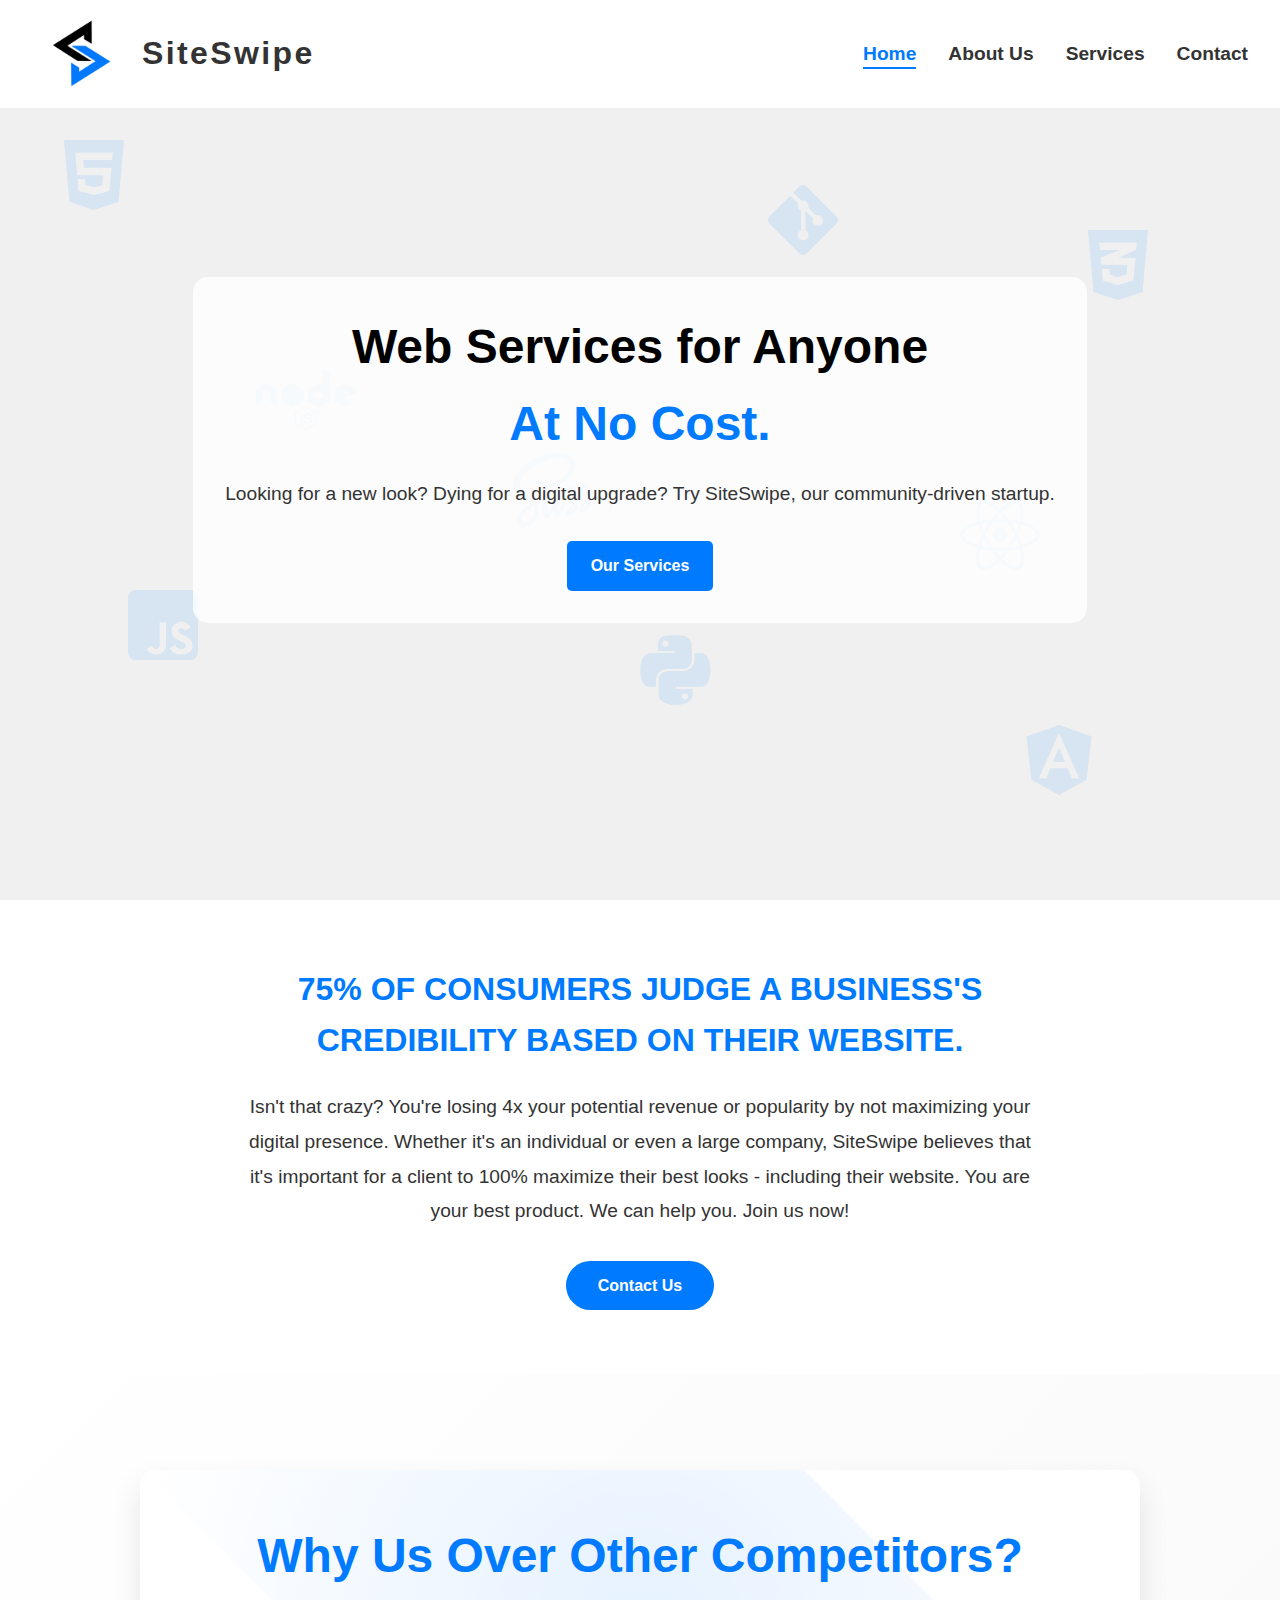
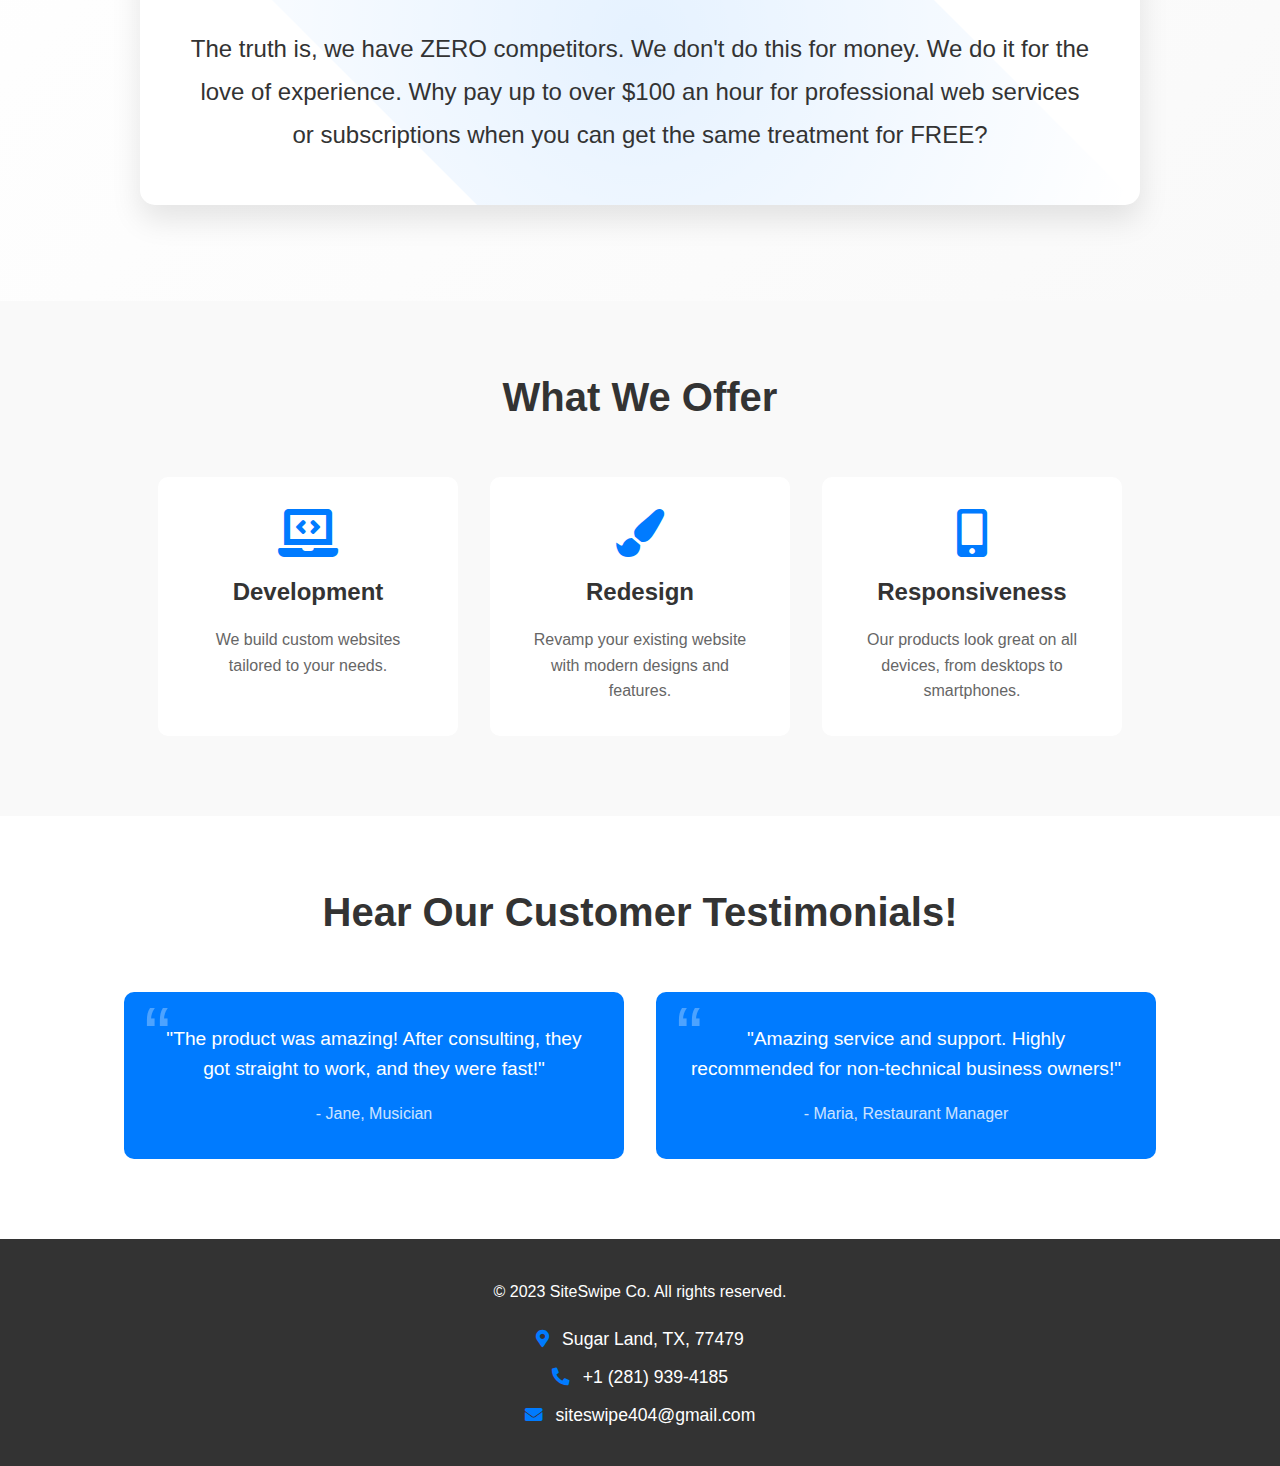
<file: index.html>
<!DOCTYPE html>
<html lang="en">
<head>
    <meta charset="UTF-8">

    <link rel="canonical" href="https://www.siteswipe.org/" />

    <!-- SiteSwipe Logo/Title for Browser Tab -->
    <title>SiteSwipe - Empowering Digital Presence One Site At A Time</title>
    <link rel="icon" href="website_icon_512x512.png" type="image/x-icon">

    <!-- Search Engine Metadata -->
    <meta name="description" content="From individuals to large companies, SiteSwipe offers the best web services at no cost. Don't waste time in maximizing your looks! Join us now!">
    <meta name="keywords" content="John, John Patrick, John Patrick Capocyan, SiteSwipe, Website, Websites, Services, Digital Presence, Customization, Startup">

    <!-- Font Awesome CSS -->
    <link rel="stylesheet" href="https://cdnjs.cloudflare.com/ajax/libs/font-awesome/5.15.3/css/all.min.css">

    <!-- CSS/JavaScript Linkage -->
    <link rel="stylesheet" href="style.css">
    <script defer src="script.js"></script>

    <meta name="viewport" content="width=device-width, initial-scale=1.0">
</head>
<body>

    <!-- Navigation Bar -->
    <header class="header">
        <nav class="navbar">

            <!-- Website Logo and Title -->
            <div class="logo">
                <img src="website_logo.jpg" alt="SiteSwipe Logo">
                <span class="site-name">SiteSwipe</span>
            </div>

            <!-- Navigation Bar Links -->
            <ul class="nav-links">
                <li><a href="/" class="active">Home</a></li>
                <li><a href="aboutus.html">About Us</a></li>
                <li><a href="services.html">Services</a></li>
                <li><a href="contacts.html">Contact</a></li>
            </ul>

            <!-- Mobile Menu Icon -->
            <div class="burger">
                <div class="line1"></div>
                <div class="line2"></div>
                <div class="line3"></div>
            </div>

        </nav>
    </header>

    <!-- Introduction Section -->
    <section class="hero">

        <!-- Floating Graphics -->
        <div class="tech-icons">
            <i class="fab fa-html5 tech-icon" style="top: 15%; left: 5%; animation-delay: 0s;"></i>
            <i class="fab fa-css3-alt tech-icon" style="top: 25%; left: 85%; animation-delay: 1s;"></i>
            <i class="fab fa-js-square tech-icon" style="top: 65%; left: 10%; animation-delay: 2s;"></i>
            <i class="fab fa-react tech-icon" style="top: 55%; left: 75%; animation-delay: 3s;"></i>
            <i class="fab fa-node tech-icon" style="top: 40%; left: 20%; animation-delay: 4s;"></i>
            <i class="fab fa-python tech-icon" style="top: 70%; left: 50%; animation-delay: 5s;"></i>
            <i class="fab fa-git-alt tech-icon" style="top: 20%; left: 60%; animation-delay: 6s;"></i>
            <i class="fab fa-angular tech-icon" style="top: 80%; left: 80%; animation-delay: 7s;"></i>
            <i class="fab fa-sass tech-icon" style="top: 50%; left: 40%; animation-delay: 8s;"></i>
        </div>

        <!-- Introduction Content -->
        <div class="hero-content">
            <h1 style="color: black;">Web Services for Anyone<br><span>At No Cost.</span></h1>
            <p>Looking for a new look? Dying for a digital upgrade? Try SiteSwipe, our community-driven startup.</p>
            <a href="services.html" class="btn">Our Services</a>
        </div>

    </section>

    <!-- Pitch Section -->
    <section class="pitch">
        <div class="pitch-content">

            <h2><strong>75% OF CONSUMERS JUDGE A BUSINESS'S CREDIBILITY BASED ON THEIR WEBSITE.</strong></h2>
            <p>
                Isn't that crazy? You're losing 4x your potential revenue or popularity by not maximizing your digital presence.
                Whether it's an individual or even a large company, SiteSwipe believes that it's important for a client to 100%
                maximize their best looks - including their website. You are your best product. We can help you. Join us now!
            </p>
            <a href="contacts.html" class="btn">Contact Us</a>

        </div>
    </section>

    <!-- Why Us Section -->
    <section class="why-us">
        <div class="why-us-content">

            <h2>Why Us Over Other Competitors?</h2>
            <p>
                The truth is, we have ZERO competitors. We don't do this for money. We do it for the love of experience. Why pay
                up to over $100 an hour for professional web services or subscriptions when you can get the same treatment for
                FREE?
            </p>

        </div>
    </section>

    <!-- Services Section -->
    <section class="services" id="services">

        <h2>What We Offer</h2>

        <div class="services-container">
            <div class="service">
                <i class="fas fa-laptop-code"></i>
                <h3>Development</h3>
                <p>We build custom websites tailored to your needs.</p>
            </div>
            <div class="service">
                <i class="fas fa-paint-brush"></i>
                <h3>Redesign</h3>
                <p>Revamp your existing website with modern designs and features.</p>
            </div>
            <div class="service">
                <i class="fas fa-mobile-alt"></i>
                <h3>Responsiveness</h3>
                <p>Our products look great on all devices, from desktops to smartphones.</p>
            </div>
        </div>

    </section>

    <!-- Customer Testimonials Section -->
    <section class="testimonials">

        <h2>Hear Our Customer Testimonials!</h2>

        <div class="testimonials-container">
            <div class="testimonial">
                <p>"The product was amazing! After consulting, they got straight to work, and they were fast!"</p>
                <h4>- Jane, Musician</h4>
            </div>
            <div class="testimonial">
                <p>"Amazing service and support. Highly recommended for non-technical business owners!"</p>
                <h4>- Maria, Restaurant Manager</h4>
            </div>
        </div>

    </section>

    <!-- Footer -->
    <footer class="footer">
        <div class="footer-content">

            <p>© 2023 SiteSwipe Co. All rights reserved.</p>

            <div class="contact-info">
                <p><i class="fas fa-map-marker-alt"></i> Sugar Land, TX, 77479</p>
                <p><i class="fas fa-phone-alt"></i> +1 (281) 939-4185</p>
                <p><i class="fas fa-envelope"></i> <a href="mailto:info@siteswipe.com">siteswipe404@gmail.com</a></p>
            </div>

        </div>
    </footer>

</body>
</html>
</file>
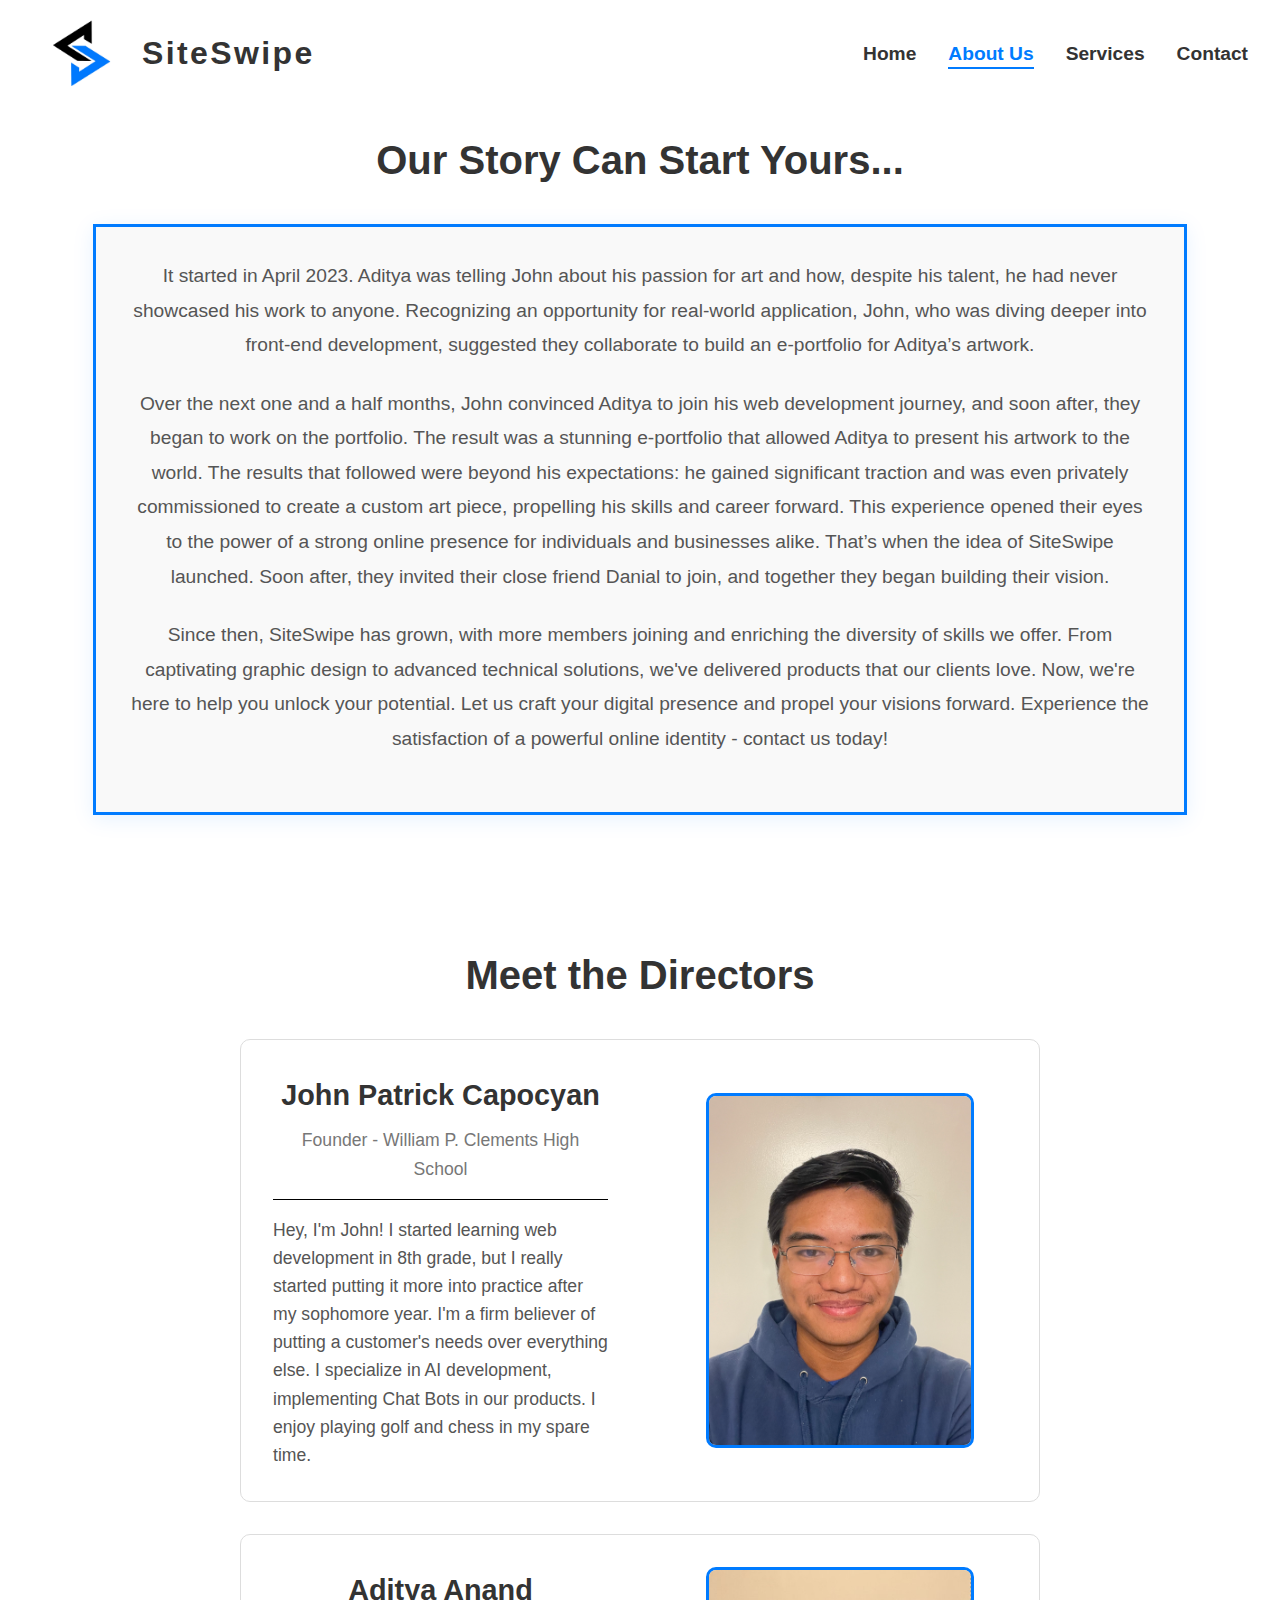
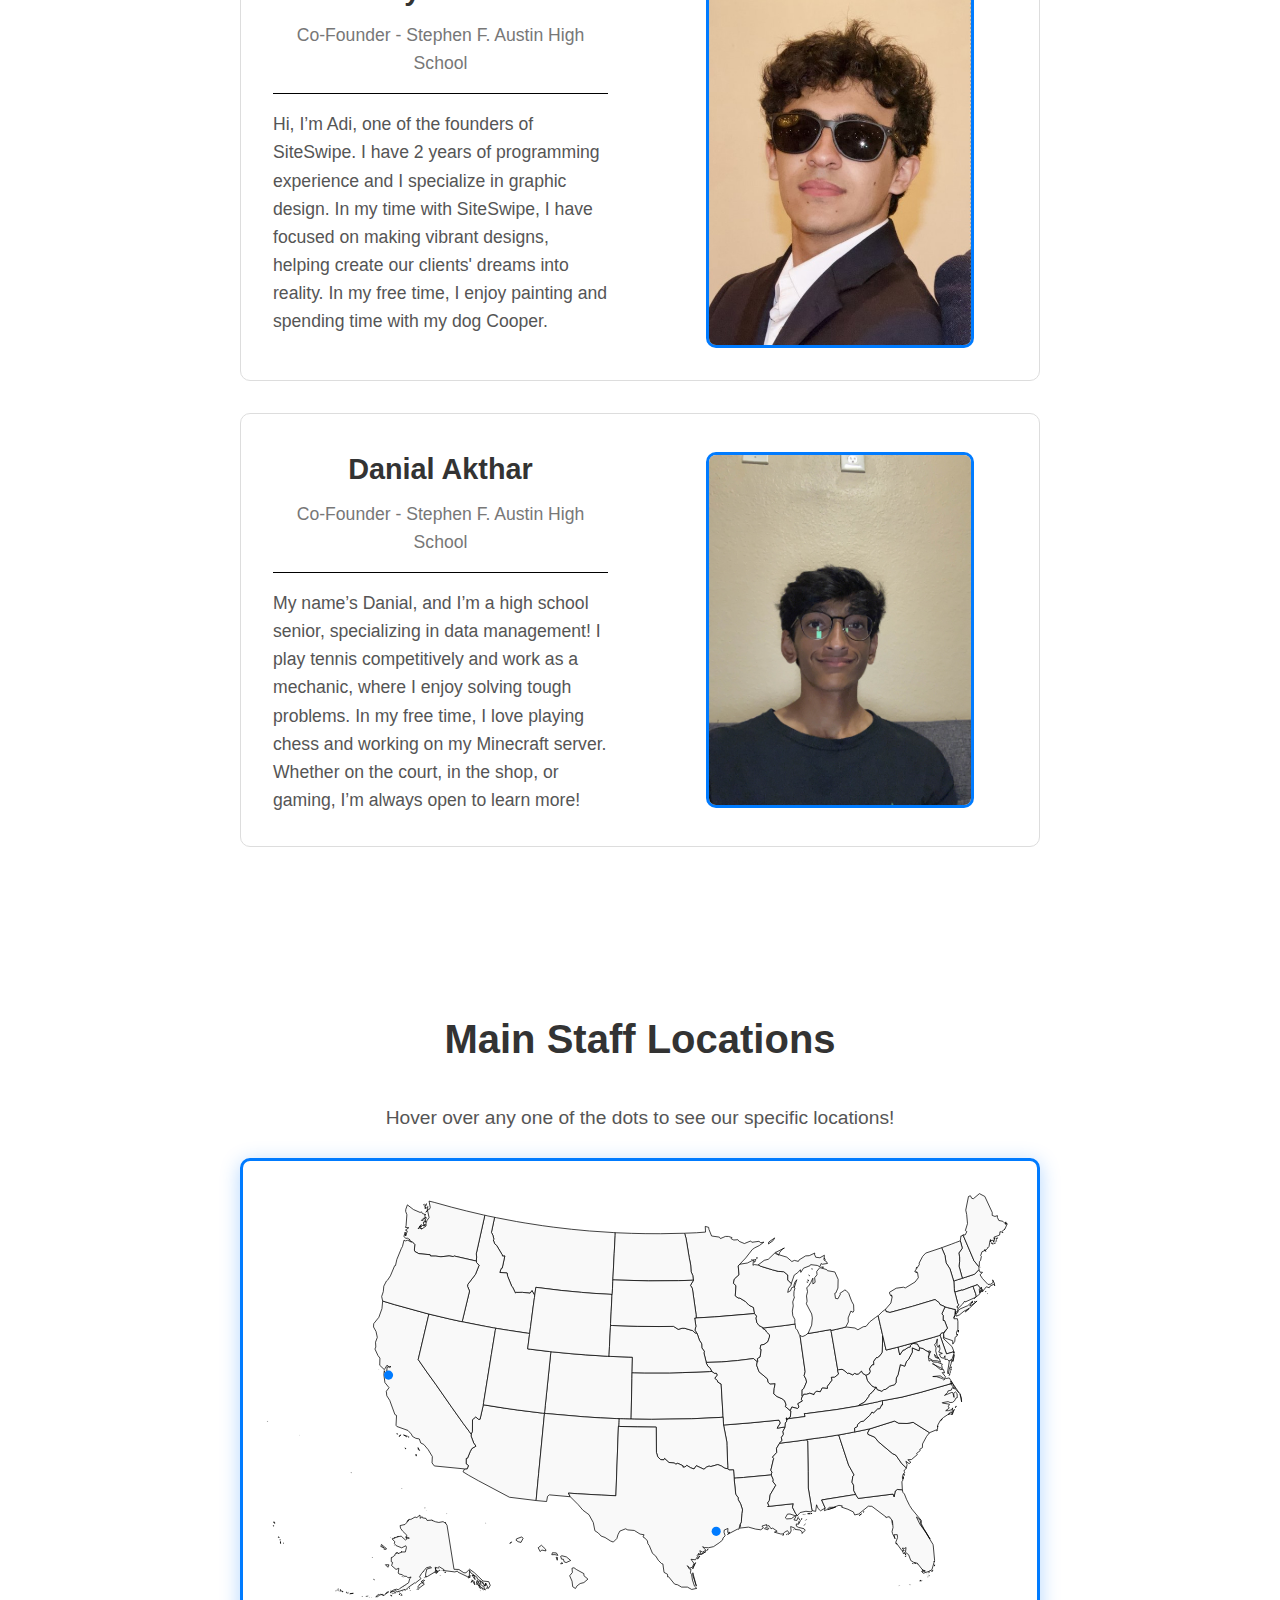
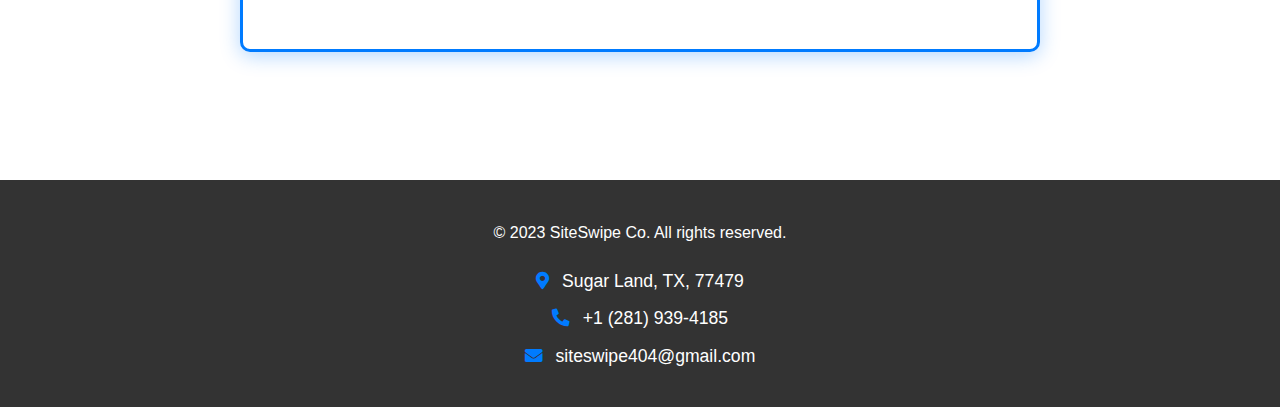
<file: aboutus.html>
<!DOCTYPE html>
<html lang="en">
<head>
   <meta charset="UTF-8">

   <link rel="canonical" href="https://www.siteswipe.org/aboutus.html" />

   <!-- SiteSwipe Logo/Title for Browser Tab -->
   <title>SiteSwipe - Empowering Digital Presence One Site At A Time</title>
   <link rel="icon" href="website_icon_512x512.png" type="image/x-icon">

   <!-- Search Engine Metadata -->
   <meta name="description" content="Learn more about SiteSwipe's mission, team, and commitment to offering professional web services for free.">
   <meta name="keywords" content="About SiteSwipe, About Us, SiteSwipe Mission, John Capocyan, Web Services">

   <!-- Font Awesome CSS -->
   <link rel="stylesheet" href="https://cdnjs.cloudflare.com/ajax/libs/font-awesome/5.15.3/css/all.min.css">

   <!-- CSS/JavaScript Linkage -->
   <link rel="stylesheet" href="aboutus.css">
   <script defer src="script.js"></script>

   <meta name="viewport" content="width=device-width, initial-scale=1.0">
</head>
<body>

   <!-- Navigation Bar -->
   <header class="header">
      <nav class="navbar">

         <!-- Website Logo and Title -->
         <div class="logo">
            <img src="website_logo.jpg" alt="SiteSwipe Logo">
            <span class="site-name">SiteSwipe</span>
         </div>

         <!-- Navigation Bar Links -->
         <ul class="nav-links">
            <li><a href="/">Home</a></li>
            <li><a href="aboutus.html" class="active">About Us</a></li>
            <li><a href="services.html">Services</a></li>
            <li><a href="contacts.html">Contact</a></li>
         </ul>

         <!-- Mobile Menu Icon -->
         <div class="burger">
            <div class="line1"></div>
            <div class="line2"></div>
            <div class="line3"></div>
         </div>

      </nav>
   </header>

   <!-- About Us Section -->
   <section class="about-us">

      <h1>Our Story Can Start Yours...</h1>

      <div class="content">
         <p>
            It started in April 2023. Aditya was telling John about his passion for art and how, despite his talent, he had
            never showcased his work to anyone. Recognizing an opportunity for real-world application, John, who was diving
            deeper into front-end development, suggested they collaborate to build an e-portfolio for Aditya’s artwork. 
         </p>
         <p>
            Over the next one and a half months, John convinced Aditya to join his web development journey, and soon after,
            they began to work on the portfolio. The result was a stunning e-portfolio that allowed Aditya to present his
            artwork to the world. The results that followed were beyond his expectations: he gained significant traction and
            was even privately commissioned to create a custom art piece, propelling his skills and career forward. This
            experience opened their eyes to the power of a strong online presence for individuals and businesses alike.
            That’s when the idea of SiteSwipe launched. Soon after, they invited their close friend Danial to join, and
            together they began building their vision. 
         </p>
         <p>
            Since then, SiteSwipe has grown, with more members joining and enriching the diversity of skills we offer. From
            captivating graphic design to advanced technical solutions, we've delivered products that our clients love. Now,
            we're here to help you unlock your potential. Let us craft your digital presence and propel your visions forward.
            Experience the satisfaction of a powerful online identity - contact us today!
         </p>
      </div>

   </section>

   <!-- Director Team Section -->
   <section class="founders">

      <h1>Meet the Directors</h1>

      <!-- John's Box -->
      <div class="founder-box">

         <div class="founder-left">

            <div class="founder-header">
               <h2>John Patrick Capocyan</h2>
               <p class="subnote">Founder - William P. Clements High School</p>
            </div>

            <hr class="divider">

            <div class="founder-bio">
               <p>
                  Hey, I'm John! I started learning web development in 8th grade, but I really started putting it more into
                  practice after my sophomore year. I'm a firm believer of putting a customer's needs over everything else.
                  I specialize in AI development, implementing Chat Bots in our products. I enjoy playing golf and chess in
                  my spare time.
               </p>
            </div>

         </div>

         <div class="founder-image">
               <img src="john.jpg" alt="John Capocyan">
         </div>

      </div>

      <!-- Adi's Box -->
      <div class="founder-box">

         <div class="founder-left">

            <div class="founder-header">
               <h2>Aditya Anand</h2>
               <p class="subnote">Co-Founder - Stephen F. Austin High School</p>
            </div>

            <hr class="divider">

            <div class="founder-bio">
               <p>
                  Hi, I’m Adi, one of the founders of SiteSwipe. I have 2 years of programming experience and I specialize in
                  graphic design. In my time with SiteSwipe, I have focused on making vibrant designs, helping create our
                  clients' dreams into reality. In my free time, I enjoy painting and spending time with my dog Cooper.
               </p>
            </div>

         </div>

         <div class="founder-image">
            <img src="adi.jpg" alt="Aditya Anand">
         </div>

      </div>

      <!-- Danial's Box -->
      <div class="founder-box">

         <div class="founder-left">

            <div class="founder-header">
               <h2>Danial Akthar</h2>
               <p class="subnote">Co-Founder - Stephen F. Austin High School</p>
            </div>

            <hr class="divider">

            <div class="founder-bio">
               <p>
                  My name’s Danial, and I’m a high school senior, specializing in data management! I play tennis competitively
                  and work as a mechanic, where I enjoy solving tough problems. In my free time, I love playing chess and
                  working on my Minecraft server. Whether on the court, in the shop, or gaming, I’m always open to learn more!
               </p>
            </div>

         </div>

         <div class="founder-image">
               <img src="danial.jpg" alt="Danial Akthar">
         </div>

      </div>

   </section>

   <!-- Main Staff Locations Section -->
   <section class="staff-locations">

      <h1>Main Staff Locations</h1>
      <p class="map-instruction">Hover over any one of the dots to see our specific locations!</p>

      <div class="map-container">

         <!-- SVG Map Embedding -->
         <svg id="usa-map" xmlns="http://www.w3.org/2000/svg" viewBox="0 0 1000 589" width="1000" height="589">

            <defs>
               <style type="text/css">
                  path { fill-rule: evenodd; stroke-linejoin: round; stroke: #000; fill: none; }
               </style>
            </defs>

            <!-- US State Paths -->
            <path
               id="MA"
               data-name="Massachusetts"
               d="m 956.31,153.05 -0.29,-0.19 0,0.29 0.29,-0.1 z m -2.91,-2.62 0.68,-0.29 0,-0.39 -0.68,0.68 z m 12.03,-7.57 -0.1,-1.36 -0.19,-0.78 0.29,2.14 z m -42.42,-10 -0.68,0.29 -5.53,1.65 -1.94,0.68 -2.23,0.68 -0.78,0.29 0,0.29 0.29,5.05 0.29,4.66 0.29,4.27 0.49,0.29 1.75,-0.49 7.86,-2.33 0.19,0.49 13.98,-5.34 0.1,0.19 1.26,-0.49 4.46,-1.75 4.27,5.14 0,0 0.58,-0.49 0.29,-1.46 -0.1,2.33 0,0 0.97,0 0.29,1.16 0.87,1.65 0,0 4.56,-5.53 3.79,1.26 0.87,-1.94 6.21,-3.3 -2.62,-5.14 0.68,3.3 -3.2,2.43 -3.59,0.29 -7.18,-7.67 -3.2,-4.85 3.2,-3.4 -3.3,-0.19 -1.36,-3.2 -0.1,-0.19 -5.53,6.02 -12.23,4.08 -3.98,1.26 0,0 z"
               style="fill:#f9f9f9;stroke-width:0.97;" />
               <path
               inkscape:connector-curvature="0"
               id="MN"
               data-name="Minnesota"
               data-id="MN"
               d="m 558.54712,73.847349 1.94126,6.891482 4.07665,24.848159 1.94126,9.90044 0.58238,8.73568 2.23246,5.24141 0.48531,4.4649 0.38825,1.45595 -0.0971,0.29119 -3.88252,6.40616 2.52364,4.27078 4.85315,34.16622 0.19413,4.4649 4.85315,-0.29119 19.12144,-1.06769 47.75505,-3.97959 4.7561,-0.48532 0,-0.48531 -1.35889,-7.47386 -5.92085,-3.00896 -4.65903,-4.85315 -7.37679,-4.46491 -2.32952,-0.19412 -3.59133,-2.71777 0.97063,-13.39471 -3.39721,-3.10602 1.16476,-5.43554 6.21204,-5.62966 -1.0677,-11.64757 2.23245,-2.52364 0,0 7.57093,-7.95918 8.63861,-11.065195 3.30015,-2.329514 5.82379,-2.814831 6.11497,-4.561967 -4.07665,0.776505 -2.42658,-1.844199 -9.31806,1.261821 -1.45594,-1.747136 -8.34743,3.397209 -6.69736,-2.814831 -1.84419,-2.232452 -5.33848,0.388253 -3.59133,-1.844199 1.16476,-1.358884 -4.56197,-1.455947 -4.07665,0 -6.50323,2.814831 -1.26182,-1.941263 -10.28869,-1.455947 -3.49427,-8.73568 -0.38826,-2.620705 -4.4649,-1.26182 0.38825,7.47386 -11.8417,0.873568 -14.65653,0.582379 -0.97063,0.09706 z"
               style="stroke-width:0.97063118000000004;fill:#f9f9f9" />
            <path
               inkscape:connector-curvature="0"
               id="MT"
               data-name="Montana"
               data-id="MT"
               d="m 465.65771,72.973781 -32.12789,-2.135389 -23.39221,-2.232451 -23.29515,-2.717768 -14.46241,-1.941262 -23.10102,-3.591336 -11.55051,-1.941262 -25.81879,-4.950219 -2.71777,-0.582379 -4.17371,19.800877 1.8442,3.591335 1.45595,5.532598 -0.87357,0.776505 1.8442,5.047282 2.52364,2.135389 7.18267,12.035829 0.67944,2.03832 2.91189,-0.19412 -3.39721,15.91835 -1.35888,0.38825 -1.8442,5.33847 9.60925,0.67944 0.77651,4.46491 5.43553,13.29765 0.97063,0.7765 3.78546,7.76505 0.97063,-0.7765 8.05624,-0.0971 10.19163,1.0677 2.52364,-3.30015 3.00896,5.43553 0.58238,0.29119 0.0971,-0.58237 1.35888,-9.51219 33.19559,4.07665 26.49823,2.52364 13.97709,1.16476 24.94522,1.45595 1.26182,0.0971 0.29119,0 0.0971,-1.35888 0.29119,-6.69736 0.38825,-8.83274 0.0971,-2.23246 0.19413,-3.88252 1.55301,-30.47782 1.26182,-23.683401 0.0971,-3.882525 -1.8442,-0.09706 z"
               style="stroke-width:0.97063118000000004;fill:#f9f9f9" />
            <path
               inkscape:connector-curvature="0"
               id="ND"
               data-name="North Dakota"
               data-id="ND"
               d="m 556.50879,73.847349 -29.31306,0.582379 -20.48032,-0.09706 -17.56842,-0.388253 -20.57738,-0.776505 -1.0677,-0.09706 -0.0971,3.882525 -1.26182,23.683405 -1.55301,30.47782 -0.19413,3.88252 3.78546,0.19413 42.80484,1.16476 39.50469,-0.29119 16.40367,-0.48532 3.30014,-0.19412 -0.38825,-1.45595 -0.48531,-4.4649 -2.23246,-5.24141 -0.58238,-8.73568 -1.94126,-9.90044 -4.07665,-24.848163 -1.94126,-6.891482 -2.03833,0 z"
               style="stroke-width:0.97063118000000004;fill:#f9f9f9" />
            <path
               inkscape:connector-curvature="0"
               id="HI"
               data-name="Hawaii"
               data-id="HI"
               d="m 416.34965,514.99923 -3.00896,-2.23245 -2.6207,0.67944 0.58238,5.43553 -3.59134,4.46491 3.10602,7.08561 0.87357,7.27973 3.59133,2.32951 2.23246,-3.59133 3.97958,-2.91189 4.85316,-1.26183 5.33847,-4.56196 -5.24141,-4.46491 -0.0971,-2.71776 -9.9975,-5.5326 z m -17.66549,-7.86211 -1.45595,-1.26182 -1.35888,1.8442 2.81483,-0.58238 z m -7.27973,-4.17372 0.38825,-3.59133 -1.8442,-0.29119 1.45595,3.88252 z m 6.11497,-5.92085 -1.65007,0.77651 1.16476,3.6884 2.52364,0.19412 0.7765,3.20308 2.71777,1.16476 6.01791,-2.81483 -5.62966,-4.65903 -5.92085,-1.55301 z m -12.42408,-3.97959 -0.87356,2.62071 4.17371,-0.0971 3.88252,0.97063 -2.03832,-3.20309 -5.14435,-0.29119 z m -12.22995,-7.66798 -2.23245,-2.13539 -4.27078,3.30015 2.71777,5.04728 1.94126,-2.03833 5.5326,1.16476 -0.48532,-2.32952 -3.20308,-3.00895 z m -43.48428,-4.27078 0.58238,-1.35888 1.65007,-0.87357 -2.23245,2.23245 z m 15.43304,-8.83274 -6.79442,2.52364 -0.67944,1.8442 2.71777,1.94126 3.78546,0.97063 2.71776,-5.33847 -1.74713,-1.94126 z m -47.07561,-17.85962 0,-0.0971 -0.19413,0 0.19413,0.0971 z m -51.44346,-12.71527 0,0.19413 0.0971,0 -0.0971,-0.19413 z m -26.98355,-4.4649 0.0971,0.0971 0,0 -0.0971,-0.0971 z m -1.06769,-1.94126 0,0 0,0 0,0 z m -0.87357,-0.97063 -0.19412,0 0,0.0971 0.19412,-0.0971 z m 0.67944,0 -0.0971,0 0.0971,0 0,0 z m -0.0971,-0.0971 0,0 0,0.0971 0,-0.0971 z m -30.47782,-25.04228 -0.0971,-0.29119 0,0.0971 0.0971,0.19413 z m -66.48824,-21.25682 -0.29119,0.29118 0.19413,0.0971 0.0971,-0.38825 z m -70.370758,-49.01688 0,0 0,0 0,0 z m 2.426578,0.0971 -0.09706,0 0,0 0.09706,0 z m -0.485316,-0.0971 0,0 0,0 0,0 z m -41.445952,-18.1508 0.291189,-0.0971 0,-0.19412 -0.291189,0.29119 z"
               style="stroke-width:0.97063118000000004;fill:#f9f9f9" />
            <path
               inkscape:connector-curvature="0"
               id="ID"
               data-name="Idaho"
               data-id="ID"
               d="m 309.0949,52.881715 -8.63862,-1.747136 -2.81483,-0.679442 -1.26182,-0.291189 -11.25932,50.666952 0.48532,4.17371 -0.38826,4.36784 0.19413,0.97063 0,0.0971 0.0971,1.84419 3.30015,3.59134 -4.75609,11.93876 -10.09457,13.20059 -0.29119,2.42658 2.62071,6.21204 -9.221,38.24287 -0.38825,2.03832 2.71776,0.58238 27.46887,5.43553 10.96813,2.03833 2.81483,0.48532 2.71777,0.48531 13.97709,2.23245 25.04228,3.78546 2.81483,0.38826 0.38825,-3.20309 0.87357,-6.3091 3.30015,-25.23641 1.74714,-12.52114 0.38825,-3.20309 -0.58238,-0.29119 -3.00896,-5.43553 -2.52364,3.30015 -10.19163,-1.0677 -8.05624,0.0971 -0.97063,0.7765 -3.78546,-7.76505 -0.97063,-0.7765 -5.43553,-13.29765 -0.77651,-4.46491 -9.60925,-0.67944 1.8442,-5.33847 1.35888,-0.38825 3.39721,-15.91835 -2.91189,0.19412 -0.67944,-2.03832 -7.18267,-12.035829 -2.52364,-2.135389 -1.8442,-5.047282 0.87357,-0.776505 -1.45595,-5.532598 -1.8442,-3.591335 4.17371,-19.800877 -0.0971,0 z"
               style="stroke-width:0.97063118000000004;fill:#f9f9f9" />
            <path
               inkscape:connector-curvature="0"
               id="WA"
               data-name="Washington"
               data-id="WA"
               d="m 192.13384,77.050432 0.0971,-1.650073 -0.19412,0.09706 0.0971,1.55301 z m 20.67445,-8.832744 0.58237,-0.970631 -0.67944,-0.09706 0.0971,1.067694 z m -1.8442,-1.747136 0.58237,-1.941262 -0.58237,-0.194127 0,2.135389 z m 7.0856,-2.814831 -0.0971,-1.941262 -1.65007,2.523641 1.74713,-0.582379 z m 0.19413,-4.076651 0.29119,-1.941262 -0.19413,-0.485316 -0.0971,2.426578 z m 0.29119,-9.512185 -0.0971,-1.067695 -0.38826,-0.09706 0.48532,1.164758 z m 3.10602,-6.406166 -0.87357,-0.09706 -1.74713,2.717767 2.6207,-2.620704 z m -2.42658,-2.620705 0.48532,-0.388252 0.0971,-0.291189 -0.58238,0.679441 z m -0.48531,0.29119 -0.29119,-1.941263 -0.87357,1.650073 1.16476,0.29119 z m -0.48532,-2.717768 -0.87357,-0.388252 0.67944,0.970631 0.19413,-0.582379 z m 2.91189,1.650074 0,-1.261821 -0.29119,0.485316 0.29119,0.776505 z m 0.87357,-1.261821 -0.38825,-0.291189 -0.0971,0 0.48531,0.291189 z m -5.5326,-2.135389 -0.48531,-0.388252 -0.19413,-0.09706 0.67944,0.485315 z m 3.59134,-0.388252 -2.6207,0.679442 0.67944,0.194126 1.94126,-0.873568 z m -2.13539,-0.194126 -0.48531,-0.582379 -0.0971,0.09706 0.58238,0.485316 z m 2.03833,-1.164758 -0.38826,0 0.48532,0.194126 -0.0971,-0.194126 z m -19.02438,49.793381 3.49428,3.785461 -0.58238,7.279734 0.67944,1.8442 5.24141,2.81483 14.75359,1.35888 0.58238,1.74714 6.98855,0.0971 6.60029,0.87357 10.774,-1.16476 5.33848,0.87357 1.45594,-0.67944 27.27474,6.21204 1.8442,0.38825 -0.19413,-0.97063 0.38826,-4.36784 -0.48532,-4.17371 11.25932,-50.666952 -1.55301,-0.29119 -22.71277,-5.338471 -19.80087,-5.047282 -22.42159,-6.21204 -6.69735,-1.650073 1.55301,8.444491 -1.45595,2.717768 -2.6207,-1.358884 2.52364,11.744637 -2.71777,3.882525 -1.26182,3.591336 0,3.688398 -5.72672,3.979588 -2.42658,-1.55301 -2.32952,1.164758 4.27078,-5.532598 -1.06769,3.785462 2.42658,-2.620705 1.94126,0.388253 -0.58238,-4.853156 1.26182,0.194126 2.6207,-5.823787 -0.87356,-0.873568 -3.39721,4.36784 -2.23246,0.09706 2.42658,-2.717767 2.71777,-0.679442 -0.97063,-4.950219 -2.71777,-0.679442 -1.35888,-2.329515 -1.65008,0.873568 -8.9298,-3.882524 -7.86211,-6.114977 -2.13539,5.92085 -0.19413,2.523641 1.65007,4.464904 -1.06769,14.462405 -0.77651,2.232452 4.36784,0.388252 -4.36784,3.10602 2.32952,1.164757 -1.8442,6.21204 -0.87357,-4.853156 -1.65007,5.629661 2.23245,2.717767 2.42658,-0.194126 2.91189,1.747136 1.45595,2.814831 1.74713,0 0,0 z"
               style="stroke-width:0.97063118000000004;fill:#f9f9f9" />
            <path
               inkscape:connector-curvature="0"
               id="AZ"
               data-name="Arizona"
               data-id="AZ"
               d="m 372.18593,309.90486 -32.71027,-4.07665 -17.56843,-2.52365 -25.04228,-3.97958 -2.52364,-0.38826 0,0.19413 -4.27078,18.83025 -2.23245,-0.0971 -3.39721,-3.00895 -4.27078,3.59133 -0.0971,15.43304 -1.55301,3.30014 0,0.29119 0,0.0971 -0.19413,2.42657 3.39721,9.12394 3.00896,4.07665 -5.43554,3.20308 -2.13539,3.97959 -3.49427,8.54155 -1.74713,0.38826 -0.0971,7.0856 3.00896,2.23246 -1.55301,4.27077 -3.49427,0.19413 0,0 -2.03833,3.78546 6.98855,4.36784 13.20058,7.3768 40.76651,21.64507 34.55447,4.27078 0.38825,0 2.71777,-28.63362 0.67944,-7.08561 7.27974,-75.12685 0.38825,-3.49427 -2.52364,-0.29119 z"
               style="stroke-width:0.97063118000000004;fill:#f9f9f9" />
            <path
               inkscape:connector-curvature="0"
               id="CA"
               data-name="California"
               data-id="CA"
               d="m 206.01387,363.77489 0.38825,2.13539 0,0.38825 -0.38825,-2.52364 z m -14.26828,-8.34743 0.67944,1.45595 0.38825,-0.0971 -1.06769,-1.35888 z m 16.98604,-0.29119 0.29119,2.52364 1.74714,1.26182 -2.03833,-3.78546 z m -11.74463,-13.78296 -1.0677,-0.29119 0.87357,0.38825 0.19413,-0.0971 z m -10.77401,-2.9119 -2.6207,1.55301 0.67944,0.67945 1.94126,-2.23246 z m -5.04728,-1.8442 -0.19413,0.77651 0.87357,0.19413 -0.67944,-0.97064 z m 8.54155,1.94127 4.27078,2.42658 0.77651,-0.67945 -5.04729,-1.74713 z m -33.09852,-85.51261 -0.0971,0.0971 0.0971,-0.0971 0,0 z m 10.38575,0.48531 -0.0971,-0.29119 0,0.38826 0.0971,-0.0971 z m 56.00542,-73.6709 -3.78546,-0.97064 -41.54301,-11.45344 -15.43304,-4.65903 0,0.38825 -0.87357,9.60925 -4.07665,11.35638 -6.79442,8.44449 -0.19412,4.27078 3.30014,5.92085 1.65008,7.76505 -2.32952,6.3091 0.38825,6.30911 -1.16475,2.6207 3.97958,8.63862 2.52364,3.30015 -0.19412,9.41512 6.01791,5.72672 3.49427,-5.82378 3.78547,3.00895 1.45594,-1.35888 -5.24141,0.97063 -0.0971,4.95022 1.0677,6.21204 -2.9119,-2.81483 -1.65007,-3.78546 -0.48532,5.2414 1.35889,10.38576 5.43553,6.69735 -3.59133,4.65903 0.58237,5.92085 3.88253,6.01792 6.79442,18.63612 2.13539,1.16475 -0.67945,12.9094 1.0677,1.55301 14.55947,5.24141 4.4649,4.75609 1.55301,3.10602 4.27078,2.42658 4.65903,0.87357 1.94126,5.33847 3.88252,1.8442 5.82379,6.89148 5.43554,9.02687 -0.38826,8.34743 3.00896,3.97958 39.69882,3.88253 0,0 3.49427,-0.19413 1.55301,-4.27077 -3.00896,-2.23246 0.0971,-7.0856 1.74713,-0.38826 3.49427,-8.54155 2.13539,-3.97959 5.43554,-3.20308 -3.00896,-4.07665 -3.39721,-9.12394 0.19413,-2.42657 0,-0.0971 -2.52364,-3.39721 -7.76505,-10.38575 -15.04479,-21.15976 -20.96563,-30.08957 -11.8417,-16.40366 -11.45345,-16.50074 13.20058,-56.00542 0.87357,-3.68839 z"
               style="stroke-width:0.97063118000000004;fill:#f9f9f9" />
            <path
               inkscape:connector-curvature="0"
               id="CO"
               data-name="Colorado"
               data-id="CO"
               d="m 489.6323,255.54951 0.38826,-19.02437 -4.65903,-0.19413 -23.6834,-0.87357 -2.32952,-0.0971 -1.94126,-0.0971 -28.82775,-1.8442 -19.2185,-1.55301 -23.97459,-2.32952 -2.32951,-0.29119 -0.29119,2.52365 -5.24141,50.56988 -1.8442,17.66549 -0.7765,7.66799 -0.19413,2.52364 3.00896,0.29119 48.91981,4.27077 21.54801,1.35889 21.45095,0.97063 3.10602,0.0971 1.94126,0.0971 4.07665,0.0971 1.94127,0.0971 6.11497,0.19413 1.55301,0 0,-1.94127 1.0677,-51.34639 0.0971,-5.72672 0,-1.8442 0.0971,-1.26182 z"
               style="stroke-width:0.97063118000000004;fill:#f9f9f9" />
            <path
               inkscape:connector-curvature="0"
               id="NV"
               data-name="Nevada"
               data-id="NV"
               d="m 294.82662,295.8307 10.09457,-62.79983 5.14434,-31.44846 0.58238,-3.10601 -2.81483,-0.48532 -10.96813,-2.03833 -27.46887,-5.43553 -2.71776,-0.58238 -2.71777,-0.58238 -13.6859,-3.00895 -24.55697,-5.82379 -2.71777,-0.67944 -0.87357,3.68839 -13.20058,56.00542 11.45345,16.50074 11.8417,16.40366 20.96563,30.08957 15.04479,21.15976 7.76505,10.38575 2.52364,3.39721 0,-0.29119 1.55301,-3.30014 0.0971,-15.43304 4.27078,-3.59133 3.39721,3.00895 2.23245,0.0971 4.27078,-18.83025 0,-0.19413 0.48531,-3.10602 z"
               style="stroke-width:0.97063118000000004;fill:#f9f9f9" />
            <path
               inkscape:connector-curvature="0"
               id="NM"
               data-name="New Mexico"
               data-id="NM"
               d="m 472.45213,324.75551 0.0971,-2.52364 0.0971,-2.52364 0.0971,-2.52364 -3.10602,-0.0971 -21.45095,-0.97063 -21.54801,-1.35889 -48.91981,-4.27077 -3.00896,-0.29119 -0.38825,3.49427 -7.27974,75.12685 -0.67944,7.08561 -2.71777,28.63362 0.38826,0.0971 13.39471,1.26183 1.26182,-6.79442 2.42658,-1.94127 27.17767,2.42658 0.19413,0 -2.42658,-4.75609 12.32701,0.87357 30.76901,1.74713 19.2185,0.87357 3.30015,-91.0452 0.67944,0.0971 0.0971,-2.62071 z"
               style="stroke-width:0.97063118000000004;fill:#f9f9f9" />
            <path
               inkscape:connector-curvature="0"
               id="OR"
               data-name="Oregon"
               data-id="OR"
               d="m 162.2384,162.75717 15.43304,4.65903 41.54301,11.45344 3.78546,0.97064 2.71777,0.67944 24.55697,5.82379 13.6859,3.00895 2.71777,0.58238 0.38825,-2.03832 9.221,-38.24287 -2.62071,-6.21204 0.29119,-2.42658 10.09457,-13.20059 4.75609,-11.93876 -3.30015,-3.59134 -0.0971,-1.84419 0,-0.0971 -1.8442,-0.38825 -27.27474,-6.21204 -1.45594,0.67944 -5.33848,-0.87357 -10.774,1.16476 -6.60029,-0.87357 -6.98855,-0.0971 -0.58238,-1.74714 -14.75359,-1.35888 -5.24141,-2.81483 -0.67944,-1.8442 0.58238,-7.279734 -3.49428,-3.785461 -0.29118,0.09706 -0.67945,0.485315 -4.85315,-2.523641 -2.9119,0.873568 -1.94126,-0.970631 -2.03832,8.347429 -1.35889,2.329514 -6.01791,14.656531 -1.74714,8.05624 -1.06769,0.0971 -5.62966,13.39471 -3.78546,5.72672 -1.35889,0.97063 -3.49427,6.79442 -0.67944,7.18267 -2.13539,6.40617 1.26182,5.82378 0,0.0971 z m 35.5251,-79.688825 -0.29119,-0.873568 -0.0971,0.679442 0.38825,0.194126 z"
               style="stroke-width:0.97063118000000004;fill:#f9f9f9" />
            <path
               inkscape:connector-curvature="0"
               id="UT"
               data-name="Utah"
               data-id="UT"
               d="m 352.38505,204.97962 -25.04228,-3.78546 -13.97709,-2.23245 -2.71777,-0.48531 -0.58238,3.10601 -5.14434,31.44846 -10.09457,62.79983 -0.48531,3.10602 2.52364,0.38826 25.04228,3.97958 17.56843,2.52365 32.71027,4.07665 2.52364,0.29119 0.19413,-2.52364 0.7765,-7.66799 1.8442,-17.66549 5.24141,-50.56988 0.29119,-2.52365 -1.94126,-0.19412 -24.7511,-3.00896 -3.78546,-0.48531 2.42658,-18.92731 0.19412,-1.26182 -2.81483,-0.38826 z"
               style="stroke-width:0.97063118000000004;fill:#f9f9f9" />
            <path
               inkscape:connector-curvature="0"
               id="WY"
               data-name="Wyoming"
               data-id="WY"
               d="m 461.38694,192.16729 0.7765,-15.14184 0.97063,-20.38326 0.0971,-2.52364 -1.26182,-0.0971 -24.94522,-1.45595 -13.97709,-1.16476 -26.49823,-2.52364 -33.19559,-4.07665 -1.35888,9.51219 -0.0971,0.58237 -0.38825,3.20309 -1.74714,12.52114 -3.30015,25.23641 -0.87357,6.3091 -0.38825,3.20309 -0.19412,1.26182 -2.42658,18.92731 3.78546,0.48531 24.7511,3.00896 1.94126,0.19412 2.32951,0.29119 23.97459,2.32952 19.2185,1.55301 28.82775,1.8442 1.94126,0.0971 0.0971,-2.52364 0.48532,-10.19163 0.87357,-17.76255 0.38825,-7.57092 0.0971,-2.52364 0.0971,-2.62071 z"
               style="stroke-width:0.97063118000000004;fill:#f9f9f9" />
            <path
               inkscape:connector-curvature="0"
               id="AR"
               data-name="Arkansas"
               data-id="AR"
               d="m 690.4559,328.05566 -10.48282,1.55301 4.27078,-6.79442 -1.8442,-3.78546 -36.98105,3.59134 -31.25432,2.52364 -4.56197,0.29119 0.58238,2.71776 3.78546,19.60675 0.0971,4.36784 1.0677,26.40117 0.0971,4.36784 0.29119,0.0971 1.45595,1.55301 5.82378,-0.19413 0.58238,8.54155 0.19413,2.42658 3.00896,-0.29119 9.22099,-0.67944 36.5928,-3.39721 0.19412,0 -0.0971,-2.13539 0.97063,-0.67944 -1.74713,-3.30014 3.6884,-15.5301 -1.45595,-1.74714 5.5326,-6.11498 -0.38826,-5.2414 4.07665,-6.79442 0,-0.0971 -0.19412,-0.19412 3.49427,-3.20309 -0.97063,-3.88252 2.71777,-4.27078 -0.58238,-3.97959 2.91189,-5.62966 0,-0.0971 -0.0971,0 z"
               style="stroke-width:0.97063118000000004;fill:#f9f9f9" />
            <path
               inkscape:connector-curvature="0"
               id="IA"
               data-name="Iowa"
               data-id="IA"
               d="m 661.53109,197.69989 -5.33847,-2.81483 -2.9119,-3.97959 -0.97063,-5.72672 0.77651,-2.62071 -2.81483,-3.39721 0,0 -4.7561,0.48532 -47.75505,3.97959 -19.12144,1.06769 -4.85315,0.29119 -2.03833,0.0971 1.65008,10.77401 -1.35889,5.14435 2.13539,3.20308 0,0.67944 0.67944,0.0971 3.10602,9.12394 3.00896,4.75609 0.19413,5.43554 3.30014,4.56196 -0.58238,1.94126 3.00896,12.22996 0,0.29119 0,0 19.89794,-0.58238 21.25682,-1.8442 20.86857,-2.62071 4.7561,4.17372 0.19412,0.19412 0.87357,-0.38825 -0.67944,-3.78546 3.59133,-2.23245 1.45595,-9.90044 -1.45595,-0.67944 0.87357,-5.04728 4.36784,-0.87357 4.85316,-3.49427 2.13539,-6.11498 0.0971,-3.10602 -3.88252,-3.6884 -1.16476,-2.32951 -3.6884,-2.32952 0.19413,-0.48531 0.0971,-0.48532 z"
               style="stroke-width:0.97063118000000004;fill:#f9f9f9" />
            <path
               inkscape:connector-curvature="0"
               id="KS"
               data-name="Kansas"
               data-id="KS"
               d="m 608.92288,312.71969 -2.42658,-41.0577 -4.36784,-2.52364 -0.38825,-1.94127 -3.49428,-3.10602 3.39721,-4.17371 -1.35888,-2.42658 -2.52364,0.0971 -2.32952,-1.65008 -0.97063,-0.7765 -3.30014,0.19412 -35.81629,1.35889 -16.40367,0.38825 -32.61321,0 -13.10352,-0.19413 -3.6884,-0.0971 0,1.8442 -0.0971,5.72672 -1.0677,51.34639 0,1.94127 4.17372,0.0971 22.51864,0.29119 52.70528,-0.77651 37.56342,-1.74713 3.6884,-0.29119 -0.0971,-2.52364 z"
               style="stroke-width:0.97063118000000004;fill:#f9f9f9" />
            <path
               inkscape:connector-curvature="0"
               id="MO"
               data-name="Missouri"
               data-id="MO"
               d="m 653.66898,242.44599 -4.7561,-4.17372 -20.86857,2.62071 -21.25682,1.8442 -19.89794,0.58238 0,0 -0.0971,0.58238 2.42657,4.65903 2.23246,1.553 2.6207,4.65903 0.38825,0.38826 0.97063,0.7765 2.32952,1.65008 2.52364,-0.0971 1.35888,2.42658 -3.39721,4.17371 3.49428,3.10602 0.38825,1.94127 4.36784,2.52364 2.42658,41.0577 0.0971,2.52364 0.19413,2.52364 0.0971,2.52364 0.19413,2.6207 0.0971,2.52365 4.56197,-0.29119 31.25432,-2.52364 36.98105,-3.59134 1.8442,3.78546 -4.27078,6.79442 10.48282,-1.55301 0.0971,0 0,-0.7765 0.19413,-4.46491 1.94126,-2.42658 -0.58238,-2.71776 -0.0971,-0.0971 -0.0971,-0.0971 0.38825,-1.26182 0.58238,0.19413 0.29119,0.7765 -0.0971,0.29119 0,0.0971 0,0.77651 0.38826,0.0971 0.7765,-0.97063 0,-0.0971 0.0971,-0.29119 2.52364,-1.55301 0.38826,-0.19413 0.87357,-7.95917 -0.19413,-0.38826 -0.29119,-0.0971 -6.89148,-5.62966 1.06769,-2.03833 -1.94126,-5.53259 -3.49427,-2.71777 -6.60029,-2.9119 -4.17372,-3.3972 0.48532,-6.98855 1.26182,-6.50323 -6.98855,0.38825 -2.13539,-2.23245 -0.97063,-4.4649 -11.06519,-9.31806 -3.10602,-8.63862 0.7765,-4.27078 0,0 -0.19412,-0.19412 z"
               style="stroke-width:0.97063118000000004;fill:#f9f9f9" />
            <path
               inkscape:connector-curvature="0"
               id="NE"
               data-name="Nebraska"
               data-id="NE"
               d="m 572.33008,204.68843 -3.00895,-3.00895 -10.57988,-3.10602 -3.39721,-0.0971 -5.14435,1.45594 -6.11498,-3.88252 -19.12143,0.19412 -27.85712,-0.29119 -32.90439,-1.06769 -2.9119,-0.0971 -0.0971,2.52364 -0.38825,7.57092 -0.87357,17.76255 -0.48532,10.19163 -0.0971,2.52364 2.32952,0.0971 23.6834,0.87357 4.65903,0.19413 -0.38826,19.02437 -0.0971,1.26182 3.6884,0.0971 13.10352,0.19413 32.61321,0 16.40367,-0.38825 35.81629,-1.35889 3.30014,-0.19412 -0.38825,-0.38826 -2.6207,-4.65903 -2.23246,-1.553 -2.42657,-4.65903 0.0971,-0.58238 0,-0.29119 -3.00896,-12.22996 0.58238,-1.94126 -3.30014,-4.56196 -0.19413,-5.43554 -3.00896,-4.75609 -3.10602,-9.12394 -0.67944,-0.0971 -1.8442,-0.19413 z"
               style="stroke-width:0.97063118000000004;fill:#f9f9f9" />
            <path
               inkscape:connector-curvature="0"
               id="OK"
               data-name="Oklahoma"
               data-id="OK"
               d="m 609.50526,322.91131 -0.19413,-2.6207 -0.0971,-2.52364 -0.19413,-2.52364 -3.6884,0.29119 -37.56342,1.74713 -52.70528,0.77651 -22.51864,-0.29119 -4.17372,-0.0971 -1.55301,0 -6.11497,-0.19413 -1.94127,-0.0971 -4.07665,-0.0971 -1.94126,-0.0971 -0.0971,2.52364 -0.0971,2.52364 -0.0971,2.52364 -0.0971,2.62071 0.58238,0 23.48927,0.58238 24.84816,0.29119 0.29119,33.19558 1.74714,5.82379 3.88252,3.6884 4.17372,0.19413 0.87356,-1.74714 5.72673,5.24141 7.47386,0.7765 1.35888,1.55301 2.71777,-1.26182 6.79442,3.20309 0,1.84419 2.52364,-0.0971 2.6207,-2.23245 4.85316,3.10602 4.56197,1.65007 3.10601,-4.27077 9.90044,4.65902 3.6884,-3.00895 3.00896,-1.16476 2.42658,0.58238 9.12393,-2.6207 4.85316,2.03832 4.36784,2.81483 3.78546,0.67944 0.0971,0 -0.0971,-4.36784 -1.0677,-26.40117 -0.0971,-4.36784 -3.78546,-19.60675 -0.58238,-2.71776 -0.0971,-2.52365 z"
               style="stroke-width:0.97063118000000004;fill:#f9f9f9" />
            <path
               inkscape:connector-curvature="0"
               id="SD"
               data-name="South Dakota"
               data-id="SD"
               d="m 566.89455,135.57949 -16.40367,0.48532 -39.50469,0.29119 -42.80484,-1.16476 -3.78546,-0.19413 -0.0971,2.23246 -0.38825,8.83274 -0.29119,6.69736 -0.0971,1.35888 -0.29119,0 -0.0971,2.52364 -0.97063,20.38326 -0.7765,15.14184 -0.0971,2.62071 2.9119,0.0971 32.90439,1.06769 27.85712,0.29119 19.12143,-0.19412 6.11498,3.88252 5.14435,-1.45594 3.39721,0.0971 10.57988,3.10602 3.00895,3.00895 1.8442,0.19413 0,-0.67944 -2.13539,-3.20308 1.35889,-5.14435 -1.65008,-10.77401 2.03833,-0.0971 -0.19413,-4.4649 -4.85315,-34.16622 -2.52364,-4.27078 3.88252,-6.40616 0.0971,-0.29119 -3.30014,0.19412 z"
               style="stroke-width:0.97063118000000004;fill:#f9f9f9" />
            <path
               inkscape:connector-curvature="0"
               id="LA"
               data-name="Louisiana"
               data-id="LA"
               d="m 688.99995,469.2825 -1.26182,0.29119 -0.58238,0.58238 1.8442,-0.87357 z m 4.07665,0 -0.67944,-0.29119 -0.19412,0.29119 0.87356,0 z m 2.32952,-0.77651 -0.67944,0 -0.38826,0.48532 1.0677,-0.48532 z m -1.16476,-0.67944 -0.19413,-0.29119 -0.0971,0.29119 0.29119,0 z m 7.76505,-5.14434 -0.29119,0.19412 0.48532,0 -0.19413,-0.19412 z m 13.58884,-5.72673 0.58238,-0.7765 -0.67945,0.87357 0.0971,-0.0971 z m 1.94126,-2.52364 -0.19413,0.0971 0,0.0971 0.19413,-0.19413 z m -49.89044,8.54156 1.45594,-1.8442 -3.97959,-1.0677 -1.74713,1.45595 4.27078,1.45595 z m 40.28119,-8.44449 -0.38825,-0.38826 -0.0971,0.19413 0.48532,0.19413 z m 1.06769,-1.74714 -0.97063,-0.29119 0.29119,0.97063 0.67944,-0.67944 z m 7.95918,-1.65007 0,-0.29119 0,0.0971 0,0.19413 z m 1.94126,-1.26182 -0.0971,-0.0971 0.0971,0.19413 0,-0.0971 z m -0.7765,-0.19413 -0.19413,-0.0971 -0.0971,0.29119 0.29119,-0.19413 z m -6.79442,-0.29119 0.87357,-0.29119 0,-0.29119 -0.87357,0.58238 z m 0.48532,-0.48532 0.48531,-0.48531 -0.0971,-0.0971 -0.38825,0.58237 z m -3.39721,-3.59133 -0.19413,0.19413 0.0971,0 0.0971,-0.19413 z m -35.8163,-54.35535 -0.19412,0 -36.5928,3.39721 -9.22099,0.67944 -3.00896,0.29119 0.0971,2.32952 1.94126,18.73318 3.20309,4.4649 0.0971,2.62071 3.10602,5.43553 2.52364,7.95918 -0.87357,4.4649 -0.67944,11.0652 -1.45594,3.59133 0.19412,0 0.29119,2.52364 -1.65007,2.32952 12.03582,-1.35889 9.41513,2.62071 6.69735,0.87357 3.39721,-2.42658 -1.8442,-2.42658 6.21204,-1.94126 -0.19412,2.13539 3.20308,-0.77651 2.6207,4.07665 2.23245,-0.7765 5.82379,3.97959 -3.59133,1.26182 8.25036,2.42657 3.10602,0 1.8442,-2.23245 3.97959,-2.13539 2.81483,4.07666 1.94126,-3.6884 -0.58238,-5.82379 5.24141,2.03833 0.58238,1.74713 6.21204,0.77651 3.10602,2.52364 -0.38825,2.03832 4.36784,-4.07665 -1.65008,-2.13539 -7.27973,-1.8442 -2.71777,-1.55301 -0.0971,-2.91189 3.00896,0.38825 2.32951,-4.75609 -3.00896,-4.17371 -1.65007,3.97958 -3.78546,-0.67944 2.6207,-4.27078 -1.74713,-0.48531 -4.27078,3.00896 -6.11498,0.38825 -1.74713,-1.35889 2.81483,-4.95021 3.30014,-0.0971 5.62967,1.8442 4.07665,0.38825 0,0 -2.23245,-2.81483 -4.27078,-8.34742 1.16476,-4.65903 -33.48678,3.68839 1.26182,-1.26182 -1.35888,-3.49427 2.03832,-3.00896 1.16476,-7.57092 7.3768,-12.6182 -3.59134,-4.36784 0.19413,-3.20309 -2.23246,-5.24141 0,-0.67944 z"
               style="stroke-width:0.97063118000000004;fill:#f9f9f9" />
            <path
               inkscape:connector-curvature="0"
               id="TX"
               data-name="Texas"
               data-id="TX"
               d="m 573.98015,536.93549 -4.65902,-17.56842 0,3.30015 4.65902,14.26827 z m -1.06769,-30.86607 -3.30015,6.21204 -0.38825,2.03833 3.6884,-8.25037 z m 2.6207,-4.56196 3.10602,-4.07666 -2.23245,1.35889 -0.87357,2.71777 z m 10.96814,-9.90044 -7.27974,3.78546 2.03833,-0.38825 5.24141,-3.39721 z m 0.97063,-1.35889 2.03832,-1.65007 -0.7765,0.19413 -1.26182,1.45594 z m -115.11686,-162.87191 -0.67944,-0.0971 -3.30015,91.0452 -19.2185,-0.87357 -30.76901,-1.74713 -12.32701,-0.87357 2.42658,4.75609 0.0971,0.0971 10.48282,10.48281 6.01791,7.08561 7.95917,5.92085 5.62967,10.28869 2.13538,10.77401 4.56197,3.00895 3.59134,3.97959 5.14434,1.8442 7.47386,4.75609 3.39721,1.26183 4.65903,-4.65903 1.45595,-4.95022 2.42658,-4.7561 7.57092,-3.00895 2.91189,1.45594 8.44449,0.67945 7.66799,4.75609 5.24141,0.97063 -1.45595,2.71777 3.00896,1.94126 2.81483,3.39721 0.58238,3.59133 1.8442,2.42658 4.27077,10.28869 4.27078,3.59134 3.30015,5.43553 4.17371,4.27078 1.8442,0.58238 1.55301,11.06519 4.56197,2.52365 0.19412,3.49427 1.16476,-0.29119 7.95918,9.70631 3.97959,0.87357 5.04728,3.00896 7.76505,0 5.62966,3.10601 6.69735,-1.45594 -3.00895,-2.81483 -2.71777,-8.1533 -1.06769,-7.08561 -1.55301,-2.32952 0.67944,-4.75609 -2.03833,-0.19413 -2.71777,-4.4649 3.10602,3.30015 3.59134,-1.26182 1.94126,-5.14435 -3.88252,-5.24141 5.82378,0.67944 2.71777,-4.17371 -0.38825,-1.45595 2.42658,-3.20308 -0.58238,2.81483 2.71777,-2.13539 -1.0677,-3.78546 3.49427,1.8442 4.46491,-2.52364 -4.36784,-4.56197 2.71776,1.0677 5.04729,0.29119 6.60029,-1.45595 7.3768,-4.95022 4.4649,-3.6884 0.67944,-2.71777 2.71777,-2.81483 -1.45595,-4.65903 0.29119,-2.91189 4.85316,-2.13539 -0.38826,5.14435 2.9119,0 -3.20308,2.71776 12.90939,-6.79441 2.13539,-0.0971 1.35888,-6.21204 0.38826,0 1.45594,-3.59133 0.67944,-11.0652 0.87357,-4.4649 -2.52364,-7.95918 -3.10602,-5.43553 -0.0971,-2.62071 -3.20309,-4.4649 -1.94126,-18.73318 -0.0971,-2.32952 -0.19413,-2.42658 -0.58238,-8.54155 -5.82378,0.19413 -1.45595,-1.55301 -0.29119,-0.0971 -0.0971,0 -3.78546,-0.67944 -4.36784,-2.81483 -4.85316,-2.03832 -9.12393,2.6207 -2.42658,-0.58238 -3.00896,1.16476 -3.6884,3.00895 -9.90044,-4.65902 -3.10601,4.27077 -4.56197,-1.65007 -4.85316,-3.10602 -2.6207,2.23245 -2.52364,0.0971 0,-1.84419 -6.79442,-3.20309 -2.71777,1.26182 -1.35888,-1.55301 -7.47386,-0.7765 -5.72673,-5.24141 -0.87356,1.74714 -4.17372,-0.19413 -3.88252,-3.6884 -1.74714,-5.82379 -0.29119,-33.19558 -24.84816,-0.29119 -23.48927,-0.58238 -0.58238,0 z"
               style="stroke-width:0.97063118000000004;fill:#f9f9f9" />
            <path
               inkscape:connector-curvature="0"
               id="CT"
               data-name="Connecticut"
               data-id="CT"
               d="m 936.99622,143.34454 -13.97709,5.33847 -0.19412,-0.48531 -7.86211,2.32951 -1.74714,0.48532 0.19413,0.97063 3.68839,14.26828 1.16476,1.45595 -2.52364,3.10602 1.74714,1.65007 0,0 5.62966,-5.43554 3.00895,-4.17371 0.58238,1.16476 14.17122,-6.30911 0.29119,-0.29118 -0.0971,-2.32952 -0.58237,-2.03833 -3.00896,-8.44449 -0.38825,-1.06769 -0.0971,-0.19413 z"
               style="stroke-width:0.97063118000000004;fill:#f9f9f9" />
            <path
               inkscape:connector-curvature="0"
               id="NH"
               data-name="New Hampshire"
               data-id="NH"
               d="m 923.8927,75.982738 -1.26182,1.55301 -1.45594,-0.29119 -0.77651,6.406166 0,0.09706 2.32952,8.735681 -0.19413,1.747136 -4.17372,5.532598 1.0677,5.047281 0,6.30911 -0.77651,5.82378 4.36784,15.91836 0,0 0,0 3.97959,-1.26182 12.22996,-4.07666 5.53259,-6.01791 0,0 0,-1.55301 0.29119,-2.52364 -0.67944,0.29119 -0.0971,-0.58238 -6.11498,-7.47386 -0.19413,-0.67944 -14.07415,-33.001465 0,0 z"
               style="stroke-width:0.97063118000000004;fill:#f9f9f9" />
            <path
               inkscape:connector-curvature="0"
               id="RI"
               data-name="Rhode Island"
               data-id="RI"
               d="m 946.50841,152.08022 -0.0971,-2.03832 -0.29119,0.7765 0.38825,1.26182 z m 1.94126,-1.55301 -1.26182,-2.42657 -0.0971,2.52364 1.35888,-0.0971 z m -0.58238,-3.00895 0.67944,1.74713 0.87357,1.55301 0.58238,-1.16475 -0.87357,-1.65008 -0.29119,-1.16475 -0.97063,0 0,0.67944 z m -10.774,-3.97959 0.38825,1.06769 3.00896,8.44449 0.58237,2.03833 0.0971,2.32952 0.19412,-0.29119 4.65903,-3.6884 -0.87356,-6.60029 1.94126,-0.38826 0,0 -4.27078,-5.14434 -4.4649,1.74713 -1.26182,0.48532 z"
               style="stroke-width:0.97063118000000004;fill:#f9f9f9" />
            <path
               inkscape:connector-curvature="0"
               id="VT"
               data-name="Vermont"
               data-id="VT"
               d="m 923.01913,132.86173 -4.36784,-15.91836 0.77651,-5.82378 0,-6.30911 -1.0677,-5.047278 4.17372,-5.532598 0.19413,-1.747136 -2.32952,-8.735681 -1.26182,0.485316 -5.33847,1.941262 -5.24141,2.038326 -12.03583,4.36784 -0.67944,0.194126 4.36784,10.191633 1.45595,9.60924 5.14434,8.05624 4.85316,15.91835 0.19413,-0.0971 0.7765,-0.29119 2.23245,-0.67944 1.94126,-0.67944 5.5326,-1.65007 0.67944,-0.29119 0,0 z"
               style="stroke-width:0.97063118000000004;fill:#f9f9f9" />
            <path
               inkscape:connector-curvature="0"
               id="AL"
               data-name="Alabama"
               data-id="AL"
               d="m 718.31301,344.84758 0.38826,0.77651 1.35888,0.87356 0.58238,39.79588 0.19413,21.8392 4.95021,29.89545 0.38826,-0.0971 4.36784,0.87357 1.16475,-8.63862 1.94127,4.85316 3.30014,3.00896 6.30911,-3.6884 -0.67945,-0.58238 0.19413,0.0971 -4.36784,-9.9975 41.93127,-6.79442 2.81483,-0.48531 0,-0.0971 -2.62071,-4.95022 -0.19412,-7.0856 -2.13539,-3.88253 1.06769,-7.57092 1.74714,-1.94126 -7.18267,-12.81234 -13.00646,-39.60175 -0.0971,-0.19413 -2.9119,0.48532 -15.5301,2.52364 -7.76504,0.97063 -16.30661,2.23245 0.0971,0.19413 z"
               style="stroke-width:0.97063118000000004;fill:#f9f9f9" />
            <path
               inkscape:connector-curvature="0"
               id="FL"
               data-name="Florida"
               data-id="FL"
               d="m 854.6867,535.28542 -0.19413,0 0.0971,0.0971 0.0971,-0.0971 z m -0.87357,-0.0971 0,0.0971 0.0971,0 -0.0971,-0.0971 z m 0.19413,-0.0971 0,-0.0971 0,0.0971 0,0 z m -13.20059,1.45594 0,0 0,0.0971 0,-0.0971 z m -0.19412,0.0971 0,-0.0971 0,0.0971 0,0 z m 0.0971,-0.0971 0,0 0,0 0,0 z m -0.97063,0.0971 -0.0971,0 0,0.0971 0.0971,-0.0971 z m 27.56592,-6.11498 -0.0971,0 0.0971,0.19412 0,-0.19412 z m 2.62071,-0.67944 0,-0.19413 -0.19413,0.29119 0.19413,-0.0971 z m -0.97063,-0.19413 -0.38826,-0.38825 -0.0971,0.0971 0.48532,0.29119 z m -0.29119,0.77651 -1.16476,-1.45595 0.67944,1.26182 0.48532,0.19413 z m 9.22099,-5.72673 0,0.38825 0.19413,-0.19412 -0.19413,-0.19413 z m 1.35889,-0.97063 0.29119,-0.48532 -0.38826,0.38826 0.0971,0.0971 z m 0.29119,-0.97063 -0.0971,0 0,0.0971 0.0971,-0.0971 z m -1.74714,-0.29119 -0.0971,-0.0971 0.0971,0.0971 0,0 z m 0.87357,-1.45595 -0.0971,-0.0971 0,0.19413 0.0971,-0.0971 z m -2.62071,-0.0971 -0.0971,-0.0971 0.0971,0.0971 0,0 z m 3.30015,-2.23245 -0.19413,0.0971 0.29119,0.0971 -0.0971,-0.19412 z m 0.38825,0 -0.19412,-0.19413 0.0971,0.29119 0.0971,-0.0971 z m -0.67944,-0.19413 -0.0971,-0.0971 0,0.19412 0.0971,-0.0971 z m 3.59134,-0.67944 0,-0.0971 -0.19413,0.38825 0.19413,-0.29119 z m -4.07665,0.38825 -0.19413,0 0.19413,0.0971 0,-0.0971 z m 2.03832,-1.16476 -0.29119,0 -0.0971,0.0971 0.38825,-0.0971 z m 0.77651,-0.48531 0,0 -0.0971,0 0.0971,0 z m -8.15331,0.38825 0,-0.19412 -0.0971,0.19412 0.0971,0 z m 0.87357,-0.29119 -0.29119,0 0.29119,0.58238 0,-0.58238 z m -2.32951,0.0971 0,-0.58238 -0.48532,0.0971 0.48532,0.48532 z m -1.35889,-0.97064 0.48532,0.48532 0,-0.19413 -0.48532,-0.29119 z m 14.26828,0.58238 -1.74713,0.77651 0.58237,0.0971 1.16476,-0.87357 z m -13.58883,-0.87356 -0.58238,0 0,0.19412 0.58238,-0.19412 z m 15.33597,-4.85316 0.0971,-0.48532 0.0971,-1.26182 -0.19412,1.74714 z m 0.0971,-5.43554 -0.38825,-0.97063 -0.19413,0.38826 0.58238,0.58237 z m -22.42158,2.42658 -0.19413,0.29119 0.48532,0.0971 -0.29119,-0.38825 z m -1.8442,-0.87357 -0.87357,0.29119 0.67945,0.0971 0.19412,-0.38826 z m -1.94126,0.19413 0,-0.29119 -0.0971,0.0971 0.0971,0.19413 z m -2.03833,-0.0971 -0.58238,0.38825 0.77651,0.38825 -0.19413,-0.7765 z m 2.71777,0.0971 -0.0971,-0.29119 -0.48532,-0.0971 0.58238,0.38825 z m -12.71527,-9.51219 -0.58238,0.29119 1.16476,0.38826 -0.58238,-0.67945 z m -2.32951,-3.10602 -0.77651,-1.16475 0.29119,0.87357 0.48532,0.29118 z m 3.00895,1.94127 -1.35888,-3.10602 -0.97063,-0.29119 2.32951,3.39721 z m -3.88252,-3.88253 -0.29119,-0.7765 -0.19413,-0.48532 0.48532,1.26182 z m -8.05624,-10.774 -1.74714,-1.26182 0.67945,0.67944 1.06769,0.58238 z m 43.6784,-6.50323 -7.0856,-11.8417 -0.38826,0 7.47386,11.8417 z m -49.01687,-18.92731 -0.29119,-0.0971 0.29119,0.19412 0,-0.0971 z m -0.58238,-0.67944 -0.0971,0.0971 0.0971,0.0971 0,-0.19412 z m -0.67944,-0.97063 0,-0.0971 -0.0971,0.0971 0.0971,0 z m 0.38825,-0.38826 0.29119,0.19413 0,-0.19413 -0.29119,0 z m 0.58238,-0.38825 -0.38825,0.0971 0.0971,0 0.29119,-0.0971 z m -0.67944,-0.0971 -0.29119,-0.29119 0.0971,0.0971 0.19413,0.19413 z m -0.67944,-1.0677 -0.19413,0 0.29119,0.0971 -0.0971,-0.0971 z m 0.67944,-1.16475 -0.38826,0 -0.0971,0.0971 0.48532,-0.0971 z m 0.38825,0.19412 -0.48532,-0.48531 0.19413,0.0971 0.29119,0.38825 z m -3.6884,-4.17371 -0.19413,-0.0971 0,0.0971 0.19413,0 z m -4.17371,0 -0.29119,-0.38825 0.0971,0.48531 0.19413,-0.0971 z m -35.33098,-3.20309 2.91189,-2.23245 -3.20308,2.13539 0.29119,0.0971 z m 5.82379,-4.65902 0.29119,-0.29119 -1.16476,0.48531 0.87357,-0.19412 z m -36.88399,-6.50323 -10.57988,3.39721 5.82379,-1.65008 4.75609,-1.74713 z m 26.30411,-16.50073 -2.81483,0.48531 -41.93127,6.79442 4.36784,9.9975 0.29119,0.0971 -1.06769,3.97959 3.10602,-1.35888 3.3972,-3.00896 5.82379,-0.19412 6.69736,-2.42658 4.56196,0.67944 -1.06769,1.65007 8.34743,2.81483 7.18267,3.49428 1.65007,3.88252 5.33847,-1.16476 12.61821,-10.28869 4.65903,0.19413 19.02437,14.36534 3.88252,-0.77651 4.07666,5.43554 0.7765,8.63862 -1.26182,5.43553 0.58238,2.71777 3.39721,6.79442 -1.55301,-5.33847 4.36784,-0.0971 0.38825,3.88253 -2.32951,6.01791 8.05624,11.0652 3.00895,0.0971 -2.52364,-3.39721 3.10602,0.38825 1.8442,-1.16475 -0.7765,6.21204 4.17371,3.30014 2.81483,7.57093 3.78546,2.32951 4.85316,1.26182 6.69735,8.54156 3.49428,1.84419 -4.65903,0.29119 2.13538,2.42658 7.66799,-2.52364 3.78546,-2.13539 3.49427,-12.22995 -1.74713,-19.02437 -0.38825,-1.94127 -9.31806,-15.53009 -7.95918,-11.25933 -4.4649,-9.22099 3.78546,3.20308 0.7765,-0.58238 1.65008,8.05624 4.27077,6.11498 -4.17371,-8.1533 0.19413,-3.88253 -12.52115,-15.23891 -3.00895,-4.75609 -3.97959,-8.05624 -2.71777,-6.79442 -2.13539,-2.42658 -0.48531,-3.10602 -0.0971,-0.0971 -6.69735,-0.38825 -2.62071,2.03832 -1.45594,7.47386 -1.35889,-3.49427 -45.81379,5.72672 -3.30014,-5.14434 0.0971,-0.0971 z"
               style="stroke-width:0.97063118000000004;fill:#f9f9f9" />
            <path
               inkscape:connector-curvature="0"
               id="GA"
               data-name="Georgia"
               data-id="GA"
               d="m 845.85395,396.09691 -0.0971,-2.9119 -0.67944,2.52364 0.7765,0.38826 z m 1.0677,-4.46491 -0.38825,-2.23245 -0.29119,1.35889 0.67944,0.87356 z m -45.42554,-61.14976 -1.26182,0.29119 -3.6884,0.7765 -13.58884,2.81483 -1.26182,0.29119 -1.35888,0.19413 -7.57093,1.45595 -2.03832,0.38825 -8.25037,1.55301 -1.74713,0.19412 0.0971,0.19413 13.00646,39.60175 7.18267,12.81234 -1.74714,1.94126 -1.06769,7.57092 2.13539,3.88253 0.19412,7.0856 2.62071,4.95022 0,0.0971 -0.0971,0.0971 3.30014,5.14434 45.81379,-5.72672 1.35889,3.49427 1.45594,-7.47386 2.62071,-2.03832 6.69735,0.38825 0,0 -0.58237,-10.48282 1.26182,-2.23245 -0.67945,-4.17371 1.35889,-3.97959 2.03832,-2.23245 -1.45594,-1.35889 3.39721,-4.17371 -0.0971,0 -5.82378,-5.43554 -7.95918,-11.35638 -4.36784,-2.03833 -18.73318,-15.72422 -4.56197,-5.82379 -8.83274,-3.6884 -0.48532,-1.94126 2.71777,-5.33847 0,0 z"
               style="stroke-width:0.97063118000000004;fill:#f9f9f9" />
            <path
               inkscape:connector-curvature="0"
               id="MS"
               data-name="Mississippi"
               data-id="MS"
               d="m 716.76,442.78427 -0.48531,0.0971 0,0.0971 0.48531,-0.19412 z m 9.02687,-1.16476 -1.35888,0 1.26182,0.0971 0.0971,-0.0971 z m -11.25932,0.97063 -0.38825,0.38825 0.0971,0.0971 0.29119,-0.48532 z m 9.12394,-0.7765 -3.6884,0 3.49427,0.0971 0.19413,-0.0971 z m -40.47533,-92.50116 0,0.0971 -4.07665,6.79442 0.38826,5.2414 -5.5326,6.11498 1.45595,1.74714 -3.6884,15.5301 1.74713,3.30014 -0.97063,0.67944 0.0971,2.13539 0,0.67944 2.23246,5.24141 -0.19413,3.20309 3.59134,4.36784 -7.3768,12.6182 -1.16476,7.57092 -2.03832,3.00896 1.35888,3.49427 -1.26182,1.26182 33.48678,-3.68839 -1.16476,4.65903 4.27078,8.34742 2.23245,2.81483 0,-0.0971 3.59133,-4.07665 7.57093,-1.65007 6.98854,0.7765 1.06769,-1.35888 0,-0.0971 -4.95021,-29.89545 -0.19413,-21.8392 -0.58238,-39.79588 -1.35888,-0.87356 -0.38826,-0.77651 -0.19412,0 -4.85316,0.67944 -8.54155,1.16476 -19.41263,2.42658 -2.13539,0.19412 z"
               style="stroke-width:0.97063118000000004;fill:#f9f9f9" />
            <path
               inkscape:connector-curvature="0"
               id="SC"
               data-name="South Carolina"
               data-id="SC"
               d="m 801.49611,330.48224 0,0 -2.71777,5.33847 0.48532,1.94126 8.83274,3.6884 4.56197,5.82379 18.73318,15.72422 4.36784,2.03833 7.95918,11.35638 5.82378,5.43554 0,0 0.97063,-4.4649 -1.55301,-4.27078 4.17372,3.10602 2.32951,-1.8442 -3.97959,-3.30015 4.85316,-0.29119 7.57092,-6.40616 -0.87356,-1.65008 4.65903,-3.59133 -0.48532,-1.74714 3.39721,-2.13539 0.19413,-4.95022 5.33847,-9.90043 3.59133,-4.56197 0.38826,-0.19413 -21.64508,-13.6859 -8.05624,1.55301 -10.96813,-0.38825 -5.43554,-2.81483 -32.22495,10.19163 -0.29119,0 z"
               style="stroke-width:0.97063118000000004;fill:#f9f9f9" />
            <path
               inkscape:connector-curvature="0"
               id="IL"
               data-name="Illinois"
               data-id="IL"
               d="m 661.43403,198.18521 -0.19413,0.48531 3.6884,2.32952 1.16476,2.32951 3.88252,3.6884 -0.0971,3.10602 -2.13539,6.11498 -4.85316,3.49427 -4.36784,0.87357 -0.87357,5.04728 1.45595,0.67944 -1.45595,9.90044 -3.59133,2.23245 0.67944,3.78546 -0.87357,0.38825 0,0 -0.7765,4.27078 3.10602,8.63862 11.06519,9.31806 0.97063,4.4649 2.13539,2.23245 6.98855,-0.38825 -1.26182,6.50323 -0.48532,6.98855 4.17372,3.3972 6.60029,2.9119 3.49427,2.71777 1.94126,5.53259 -1.06769,2.03833 6.89148,5.62966 0.29119,0.0971 -0.58238,-0.58238 1.94126,-4.56196 7.47386,2.03832 1.8442,-2.13539 -1.45594,-4.27077 6.11497,-3.59134 -1.65007,-2.32951 1.45595,-3.30015 0,-0.29119 -0.38826,-0.0971 0.0971,-8.63862 2.13539,-1.55301 3.68839,-8.63862 -0.7765,-3.78546 -2.42658,-4.56196 1.35888,-5.14435 -6.79441,-47.85212 -0.97064,-1.06769 -2.52364,-5.72673 -2.03832,-2.13539 -0.87357,-5.62966 0,-0.19412 -13.10352,1.8442 -7.86211,0.97063 -21.15976,2.42658 0,0 z"
               style="stroke-width:0.97063118000000004;fill:#f9f9f9" />
            <path
               inkscape:connector-curvature="0"
               id="IN"
               data-name="Indiana"
               data-id="IN"
               d="m 750.34384,200.22353 -14.85065,2.62071 -3.39721,0.67944 -12.03583,1.94126 -2.52364,2.03833 -3.78546,1.74713 -1.45595,-0.0971 -1.74714,-0.87357 -0.58237,-0.58238 6.79441,47.85212 -1.35888,5.14435 2.42658,4.56196 0.7765,3.78546 -3.68839,8.63862 -2.13539,1.55301 -0.0971,8.63862 0.38826,0.0971 0.38825,-0.0971 1.45595,-2.71777 3.59133,0 4.36784,-1.45595 5.43554,2.03833 0.58237,-2.23245 3.10602,-2.32952 4.65903,0.67945 2.52365,-4.95022 6.89148,0.58237 -0.0971,-2.81483 6.11498,-8.05623 -0.97063,-3.6884 4.27078,-0.0971 5.2414,-4.17371 -1.26182,-4.75609 0.19413,-0.19413 -0.19413,-1.65007 -5.82378,-34.36035 -2.62071,-14.65653 -0.29119,-1.55301 -0.29119,-1.26182 z"
               style="stroke-width:0.97063118000000004;fill:#f9f9f9" />
            <path
               inkscape:connector-curvature="0"
               id="KY"
               data-name="Kentucky"
               data-id="KY"
               d="m 693.17367,317.18459 -0.29119,-0.7765 -0.58238,-0.19413 -0.38825,1.26182 0.0971,0.0971 1.06769,-0.0971 0.0971,-0.29119 z m 66.39117,-63.47928 -0.19413,0.19413 1.26182,4.75609 -5.2414,4.17371 -4.27078,0.0971 0.97063,3.6884 -6.11498,8.05623 0.0971,2.81483 -6.89148,-0.58237 -2.52365,4.95022 -4.65903,-0.67945 -3.10602,2.32952 -0.58237,2.23245 -5.43554,-2.03833 -4.36784,1.45595 -3.59133,0 -1.45595,2.71777 -0.38825,0.0971 0,0.29119 -1.45595,3.30015 1.65007,2.32951 -6.11497,3.59134 1.45594,4.27077 -1.8442,2.13539 -7.47386,-2.03832 -1.94126,4.56196 0.58238,0.58238 0.19413,0.38826 -0.87357,7.95917 -0.38826,0.19413 -2.52364,1.55301 -0.0971,0.29119 2.81483,-0.38826 19.60675,-2.6207 -0.97063,-3.88252 3.30015,-0.0971 39.50469,-5.24141 27.76005,-4.65903 0.38825,-0.29119 0.67944,-0.7765 7.27974,-3.88252 5.62966,-7.3768 0.7765,-2.52364 3.6884,-2.9119 4.65903,-5.92085 0.67944,-0.97063 -0.29119,-0.0971 -2.42657,0 -3.10602,-1.74714 -5.5326,-6.69735 -1.94126,-6.79442 0,-0.19413 -0.19413,-0.19412 -4.07665,-2.32952 -1.8442,-3.10602 -3.6884,3.59134 -2.32951,0.58238 -2.9119,-1.16476 -2.52364,1.94126 -5.24141,-2.32951 -1.35888,0.58237 -4.95022,-4.27077 -2.52364,-1.26182 -4.75609,0.58238 -0.77651,0.7765 z"
               style="stroke-width:0.97063118000000004;fill:#f9f9f9" />
            <path
               inkscape:connector-curvature="0"
               id="NC"
               data-name="North Carolina"
               data-id="NC"
               d="m 890.2118,332.22937 -1.06769,1.0677 0.19412,0.19413 0.87357,-1.26183 z m 0.7765,-5.62966 -0.48531,0.77651 0.19413,0.7765 0.29118,-1.55301 z m 5.82379,-9.02687 -1.45594,0.97063 -0.77651,1.16476 2.23245,-2.13539 z m 12.52114,-6.11497 -0.58237,-0.38826 -1.26182,-0.0971 1.84419,0.48532 z m -2.6207,-0.58238 -0.87357,0 -1.45594,0.7765 2.32951,-0.7765 z m 3.00896,1.06769 2.81483,-6.98854 -1.94126,2.91189 -0.87357,4.07665 z m 4.17371,-9.22099 1.26182,-1.8442 -0.67944,0 -0.58238,1.8442 z m 8.1533,-7.57093 -2.13539,-10.774 1.8442,5.62966 0.29119,5.14434 z m -11.8417,-24.55697 -0.19412,0.0971 -0.29119,0.0971 0,0 0.0971,0 5.33847,9.02687 4.17372,4.17371 -9.12394,-13.39471 0,0 z m -1.74713,0.58238 -0.77651,0.19413 0,0 0.19413,0.0971 1.65007,0 -0.19413,-0.58238 0,0 -0.29118,0.0971 -0.29119,0 0,0 0,0.19412 -0.19413,0.0971 -0.0971,-0.0971 0,0 z m -89.78339,22.13039 -0.48532,1.45595 0.0971,4.17371 -1.0677,-0.0971 -2.52364,5.14435 -2.81483,0.29119 -5.24141,5.14434 -2.32951,-0.87357 -3.00896,4.46491 -7.95917,7.18267 -3.88253,0.97063 -4.07665,3.78546 -0.19413,2.52364 -3.59133,1.94126 0.0971,4.27078 0,0.97063 1.26182,-0.29119 13.58884,-2.81483 3.6884,-0.7765 1.26182,-0.29119 0.29119,0 32.22495,-10.19163 5.43554,2.81483 10.96813,0.38825 8.05624,-1.55301 21.64508,13.6859 0.38825,-0.29119 9.9975,-4.07665 0.0971,-5.33847 3.59134,-6.50323 3.88252,-3.6884 8.05624,-5.33847 1.0677,-1.94126 2.13538,0.97063 0.97064,-6.40616 -1.16476,2.23245 -4.07665,1.35888 -3.88253,0.0971 4.7561,-3.49427 -1.45595,-1.55301 1.65007,-3.49427 -9.12393,-1.45595 -0.38825,-0.48531 7.76505,-1.45595 2.52364,1.26182 3.20308,-0.29119 2.6207,-1.94126 1.94127,-3.78546 1.74713,-0.48532 -0.29119,-5.33847 -2.23245,-2.13539 -2.23245,2.03833 0.48531,5.14434 -1.65007,-6.3091 -1.26182,-0.29119 -9.60925,3.97959 4.27078,-4.17372 0.19413,-1.65007 4.4649,-1.06769 1.26182,-3.30015 3.00896,1.74714 -3.20309,-4.7561 -2.23245,-1.94126 0,0 -38.82525,11.0652 -24.75109,6.3091 -25.04229,4.65903 -0.0971,-0.19413 z"
               style="stroke-width:0.97063118000000004;fill:#f9f9f9" />
            <path
               inkscape:connector-curvature="0"
               id="OH"
               data-name="Ohio"
               data-id="OH"
               d="m 818.19096,206.6297 -2.42657,-10.48282 -0.48532,-2.13539 -2.71777,-11.93876 -3.49427,2.23245 -7.47386,5.72672 -4.85315,5.92085 -3.78547,0.58238 -6.98854,3.97959 -3.88253,-2.32951 -11.74463,-1.35889 0,0 -6.21204,1.55301 -6.11498,1.45595 -6.40617,1.35888 -0.97063,0.29119 0.29119,1.55301 2.62071,14.65653 5.82378,34.36035 0.19413,1.65007 0.77651,-0.7765 4.75609,-0.58238 2.52364,1.26182 4.95022,4.27077 1.35888,-0.58237 5.24141,2.32951 2.52364,-1.94126 2.9119,1.16476 2.32951,-0.58238 3.6884,-3.59134 1.8442,3.10602 4.07665,2.32952 0.19413,0.19412 0,0 4.17371,-2.03832 1.45595,-3.20309 -1.16476,-3.30014 3.30014,-5.04728 2.42658,-0.38826 -0.29119,-4.27077 3.97959,-5.43554 0.67944,0.77651 3.59134,-2.71777 3.10602,-4.65903 0.48531,-21.25682 0.19413,-0.0971 -0.48532,-2.03832 z"
               style="stroke-width:0.97063118000000004;fill:#f9f9f9" />
            <path
               inkscape:connector-curvature="0"
               id="TN"
               data-name="Tennessee"
               data-id="TN"
               d="m 786.2572,300.48973 -27.76005,4.65903 -39.50469,5.24141 -3.30015,0.0971 0.97063,3.88252 -19.60675,2.6207 -2.81483,0.38826 0,0.0971 -0.7765,0.97063 -0.38826,-0.0971 0,-0.77651 0,-0.0971 -1.06769,0.0971 0.0971,0.0971 0.58238,2.71776 -1.94126,2.42658 -0.19413,4.46491 0,0.7765 0,0.0971 -2.91189,5.62966 0.58238,3.97959 -2.71777,4.27078 0.97063,3.88252 -3.49427,3.20309 0.19412,0.19412 2.13539,-0.19412 19.41263,-2.42658 8.54155,-1.16476 4.85316,-0.67944 0.19412,0 -0.0971,-0.19413 16.30661,-2.23245 7.76504,-0.97063 15.5301,-2.52364 2.9119,-0.48532 1.74713,-0.19412 8.25037,-1.55301 2.03832,-0.38825 7.57093,-1.45595 1.35888,-0.19413 0,-0.97063 -0.0971,-4.27078 3.59133,-1.94126 0.19413,-2.52364 4.07665,-3.78546 3.88253,-0.97063 7.95917,-7.18267 3.00896,-4.46491 2.32951,0.87357 5.24141,-5.14434 2.81483,-0.29119 2.52364,-5.14435 1.0677,0.0971 -0.0971,-4.17371 0.48532,-1.45595 -1.55301,0.29119 -5.5326,1.55301 -6.60029,1.35889 -16.59779,3.39721 -1.74714,0.29118 -0.38825,0.29119 z"
               style="stroke-width:0.97063118000000004;fill:#f9f9f9" />
            <path
               inkscape:connector-curvature="0"
               id="VA"
               data-name="Virginia"
               data-id="VA"
               d="m 908.75086,270.98255 0.29119,0 0.29118,-0.0971 0,0 -0.19412,-0.48531 -0.38825,0.58238 0,0 z m -3.30015,-10.87107 0,0.48531 0.48532,-0.29119 -0.48532,-0.19412 z m 1.74714,-3.39721 -0.0971,-0.77651 0,0 0.0971,0.77651 z m -0.58238,1.16475 -0.19413,1.26183 -0.29119,0.48531 0.48532,-1.74714 z m 0.87357,-2.52364 0.0971,-0.58238 -0.19413,0.58238 0.0971,0 z m 0.58237,-2.6207 0.29119,-0.67944 -0.48531,1.74713 0.19412,-1.06769 z m 0.0971,-1.45595 0.38825,-2.13539 -0.48532,0.48532 0.0971,1.65007 z m 1.74713,-9.60925 0.19413,-0.87356 -0.0971,0.19412 -0.0971,0.67944 z m -0.38825,-2.23245 -1.26182,0.48532 -1.94126,0.87357 -0.67944,0.87356 0.29119,0.0971 -2.32952,14.4624 0.87357,2.32952 1.35888,-6.01792 2.52364,-7.86211 1.16476,-5.14435 0,-0.0971 z m 1.94126,-0.7765 -0.29119,0.0971 -0.0971,0.38825 -0.48531,3.00896 0.38825,-1.0677 0.48531,-2.42657 z m -101.43096,37.17517 -0.67944,0.97063 -4.65903,5.92085 -3.6884,2.9119 -0.7765,2.52364 -5.62966,7.3768 -7.27974,3.88252 -0.67944,0.7765 1.74714,-0.29118 16.59779,-3.39721 6.60029,-1.35889 5.5326,-1.55301 1.55301,-0.29119 0.0971,0.19413 25.04229,-4.65903 24.75109,-6.3091 38.82525,-11.0652 0,0 -0.29119,-0.48531 -0.0971,-0.29119 0.67944,0.67944 0,0 0,0 0.77651,-0.19413 -0.0971,-0.0971 -0.67944,-3.30015 0.48532,0.0971 1.55301,2.91189 0,0 0,0 0.29119,-0.0971 0.19412,-0.0971 -0.38825,-0.7765 -3.97959,-6.11498 -4.95022,0.87357 -2.23245,1.8442 -2.13539,-1.94126 -7.27973,-2.42658 -5.04728,-0.19413 9.80337,-0.87357 5.43554,3.6884 1.55301,-2.42658 -4.36784,-5.53259 3.10602,0.19412 -1.65008,-4.4649 -3.88252,0.19413 -9.221,-7.47386 -1.16476,0 13.00646,6.40616 -0.87357,-4.4649 0.87357,-1.45595 -6.60029,-2.52364 -5.72672,-0.38825 -2.81483,-2.52364 -2.32952,1.45594 -0.87357,-6.69735 0.97063,0.19412 -0.19412,-5.43553 -0.19413,-0.19413 -0.19413,0.0971 -0.19412,-0.0971 -0.48532,-0.38825 -0.29119,-0.29119 -3.10602,-1.35888 -3.20308,-2.32952 -4.4649,-1.16475 -0.29119,-0.0971 0,0.0971 -0.58238,4.07665 -9.02687,-3.88253 0.19413,5.62966 -4.95022,9.41513 -3.00896,3.30014 -1.94126,5.72673 -5.92085,-2.03833 -2.9119,13.20058 -2.32951,4.46491 -0.38825,5.82379 -1.74714,2.81483 -6.50323,1.94126 -5.33847,4.17371 -2.52364,0.38825 -2.42658,2.13539 -6.11498,-2.23245 -1.06769,-3.00896 -0.19413,-0.0971 z"
               style="stroke-width:0.97063118000000004;fill:#f9f9f9" />
            <path
               inkscape:connector-curvature="0"
               id="WI"
               data-name="Wisconsin"
               data-id="WI"
               d="m 705.79187,134.80299 -2.42658,3.00896 -1.45594,4.36784 0.67944,2.42657 3.20308,-9.80337 z m -55.71423,-22.80983 1.45595,-2.03833 -1.0677,0.97063 -0.38825,1.0677 z m 2.23245,-3.20309 -0.48531,-0.58238 -1.0677,0.67945 1.55301,-0.0971 z m -21.15976,5.43554 -2.23245,2.52364 1.0677,11.64757 -6.21204,5.62966 -1.16476,5.43554 3.39721,3.10602 -0.97063,13.39471 3.59133,2.71777 2.32952,0.19412 7.37679,4.46491 4.65903,4.85315 5.92085,3.00896 1.35889,7.47386 0,0.48531 0,0 2.81483,3.39721 -0.77651,2.62071 0.97063,5.72672 2.9119,3.97959 5.33847,2.81483 -0.0971,0.48532 0,0 21.15976,-2.42658 7.86211,-0.97063 13.10352,-1.8442 -0.38825,-1.45595 0,-4.56197 -2.62071,-4.85315 -0.67944,-6.11498 1.26182,-6.79442 -0.67944,-5.24141 2.32952,-6.50322 -0.87357,-1.0677 0.19412,-6.01791 1.26182,-4.56197 -1.45594,-1.55301 -2.81483,0.97063 -1.55301,4.07665 -3.6884,2.13539 1.16476,-5.14434 3.30014,-4.36784 0.19413,-1.94127 0.0971,-0.0971 -4.65903,-4.65903 0,-6.60029 -5.24141,-4.27078 -7.18267,-0.48531 -7.3768,-1.94127 -15.91835,-4.85315 -3.10602,-1.74714 -0.29119,0.29119 -4.95022,-0.67944 -1.65007,0.97063 0.67944,-7.08561 -7.95917,4.07665 -9.70631,1.55301 -0.0971,-0.19412 z m 19.02437,-5.14435 -0.19412,-0.67944 -0.67944,0.29119 0.87356,0.38825 z m -3.49427,-0.67944 0.29119,-0.58238 -0.19413,-0.19413 -0.0971,0.77651 z m 7.08561,-1.65007 -0.29119,-1.35889 -0.29119,1.65008 0.58238,-0.29119 z"
               style="stroke-width:0.97063118000000004;fill:#f9f9f9" />
            <path
               inkscape:connector-curvature="0"
               id="WV"
               data-name="West Virginia"
               data-id="WV"
               d="m 836.73002,223.71281 -13.78296,3.39721 -4.27078,-18.442 0,0 -0.19413,0.0971 -0.48531,21.25682 -3.10602,4.65903 -3.59134,2.71777 -0.67944,-0.77651 -3.97959,5.43554 0.29119,4.27077 -2.42658,0.38826 -3.30014,5.04728 1.16476,3.30014 -1.45595,3.20309 -4.17371,2.03832 0,0 0,0.19413 1.94126,6.79442 5.5326,6.69735 3.10602,1.74714 2.42657,0 0.29119,0.0971 0.19413,0.0971 1.06769,3.00896 6.11498,2.23245 2.42658,-2.13539 2.52364,-0.38825 5.33847,-4.17371 6.50323,-1.94126 1.74714,-2.81483 0.38825,-5.82379 2.32951,-4.46491 2.9119,-13.20058 5.92085,2.03833 1.94126,-5.72673 3.00896,-3.30014 4.95022,-9.41513 -0.19413,-5.62966 9.02687,3.88253 0.58238,-4.07665 0,-0.0971 0,0 -2.81483,-4.85315 -5.82379,-0.67945 -3.39721,2.62071 0,1.94126 -2.91189,0.67944 -4.27078,3.00896 -2.23245,0.48532 -4.46491,6.3091 -2.23245,-10.19163 -1.94126,0.48532 z"
               style="stroke-width:0.97063118000000004;fill:#f9f9f9" />
            <path
               inkscape:connector-curvature="0"
               id="DE"
               data-name="Delaware"
               data-id="DE"
               d="m 893.80314,207.69739 0.38825,1.45595 8.05624,23.00396 9.22099,-2.71777 -0.0971,-0.19413 0.19413,0 0.29119,0.0971 0,0 0.19412,-0.0971 -0.19412,-0.38825 -2.32952,-6.21204 -11.35638,-10.774 0.48531,-7.47386 0,0 -2.32951,0 -1.74714,1.35888 -0.7765,1.94126 0,0 z"
               style="stroke-width:0.97063118000000004;fill:#f9f9f9" />
            <path
               inkscape:connector-curvature="0"
               id="DC"
               data-name="District of Columbia"
               data-id="DC"
               d="m 878.17597,229.14834 0.48532,0.38825 0.19412,0.0971 0.19413,-0.0971 0.19413,0.0971 0.67944,0.38825 0.19413,0.29119 0,0.67944 0.19412,0.38825 1.26182,-2.32951 -1.35888,-0.77651 -1.65007,0.0971 -0.38826,0.7765 z"
               style="stroke-width:0.97063118000000004;fill:#f9f9f9" />
            <path
               inkscape:connector-curvature="0"
               id="MD"
               data-name="Maryland"
               data-id="MD"
               d="m 911.56569,238.27227 0.67944,-5.2414 -0.58238,3.88252 -0.38825,1.65007 -0.0971,0.19413 0.29119,-0.0971 0.0971,-0.38826 z m 0.48531,-9.02687 -0.19412,0.0971 0.19412,0.58238 0,1.16475 0,-1.8442 0,0 z m -73.37972,-6.01791 2.23245,10.19163 4.46491,-6.3091 2.23245,-0.48532 4.27078,-3.00896 2.91189,-0.67944 0,-1.94126 3.39721,-2.62071 5.82379,0.67945 2.81483,4.85315 0,0 0.29119,0.0971 4.4649,1.16475 3.20308,2.32952 3.10602,1.35888 0.29119,0.29119 0.38826,-0.7765 1.65007,-0.0971 1.35888,0.77651 -1.26182,2.32951 0,0.0971 -1.8442,5.62966 6.01792,3.88252 6.01791,0.29119 3.97959,1.8442 -1.65008,-4.65903 -5.14434,-1.74714 -1.26182,-3.97958 3.20308,4.27077 2.62071,0.38826 -2.32952,-2.32952 -1.8442,-6.89148 0.48532,-3.97959 -2.03833,-4.36784 2.13539,-1.74713 1.55301,-5.62967 -0.58238,8.34743 1.65007,2.81483 1.55301,-3.30014 0.87357,5.43553 -1.65007,3.97959 4.75609,1.74714 -4.07665,1.35888 2.13539,3.97959 3.49427,1.16475 1.94126,-3.3972 -0.19412,4.75609 3.30014,-0.0971 2.13539,2.42657 0.0971,0 0.67944,-0.87356 1.94126,-0.87357 1.26182,-0.48532 -0.0971,-0.19412 2.52364,-7.47386 0,-0.29119 -0.48532,-1.94127 0,-0.0971 -9.22099,2.71777 -8.05624,-23.00396 -0.38825,-1.45595 -1.65008,0.48532 -6.89148,2.13539 -37.95168,10.57988 -6.89148,1.8442 -1.74714,0.48531 z"
               style="stroke-width:0.97063118000000004;fill:#f9f9f9" />
            <path
               inkscape:connector-curvature="0"
               id="NJ"
               data-name="New Jersey"
               data-id="NJ"
               d="m 916.80709,207.30914 -0.48531,-1.16476 0,1.16476 0.48531,0 z m 0.97064,-3.59134 0.29119,-2.91189 -0.58238,2.52364 0.29119,0.38825 z m -3.97959,-29.79837 -10.19163,-2.52365 -1.74714,-0.48531 -1.65007,-0.38825 0,0 -4.07665,9.02687 1.74714,2.13539 -0.0971,6.50322 1.8442,0.29119 3.78546,9.90044 -0.19412,0.29119 -4.75609,6.98855 0.48531,5.33847 11.45345,3.88252 0.0971,4.46491 2.62071,-3.6884 0.38825,-5.33847 2.71777,-1.8442 -1.0677,-3.97959 2.03833,-4.75609 0,-10.38576 -0.67944,-3.39721 -4.56197,0.0971 1.16476,-4.65903 0.67944,-7.47386 0,0 z"
               style="stroke-width:0.97063118000000004;fill:#f9f9f9" />
            <path
               inkscape:connector-curvature="0"
               id="NY"
               data-name="New York"
               data-id="NY"
               d="m 913.50695,181.78154 -1.45595,2.03832 -0.38825,0.58238 1.8442,-2.6207 z m 13.39471,-4.75609 4.85316,-4.27078 0,-0.19413 -4.85316,4.46491 z m -12.71527,3.00895 0,-3.30014 -0.29119,1.74713 0.29119,1.55301 z m 22.51864,-15.5301 -1.16475,-0.29119 -0.19413,0.87357 1.35888,-0.58238 z m 2.62071,-1.74713 -0.0971,0.97063 0.19412,-0.58238 -0.0971,-0.38825 z m -2.71777,0.0971 -6.50323,6.01791 -9.9975,4.27078 -2.6207,2.23245 -0.19413,2.13539 -2.71777,2.23245 0.38826,2.9119 4.17371,-1.65008 6.11498,-4.95022 6.79441,-3.59133 10.2887,-9.70631 -7.27974,5.53259 -2.32951,0.97064 3.88252,-6.40617 z m 3.00896,-4.07665 0.38825,-0.58238 -1.16476,1.35888 0.77651,-0.7765 z m -109.09895,-3.59134 -1.55301,-0.19412 1.16476,1.55301 0.38825,-1.35889 z m 32.22496,-29.70131 0.19412,-1.0677 -0.7765,0.97064 0.58238,0.0971 z m 0.48531,-6.98855 -0.38825,0.19413 -0.48532,1.06769 0.87357,-1.26182 z m -41.0577,55.13186 0.67944,2.91189 5.14435,1.26182 29.50719,-8.05624 29.70131,-8.92981 5.43554,4.17372 1.06769,2.42658 6.3091,2.71776 0.19413,0.38826 1.65007,0.38825 1.74714,0.48531 10.19163,2.52365 -0.19413,-0.48532 0.87357,3.97959 1.94126,-0.48532 1.0677,-4.36784 0,-0.0971 -1.74714,-1.65007 2.52364,-3.10602 -1.16476,-1.45595 -3.68839,-14.26828 -0.19413,-0.97063 -0.48532,-0.29119 -0.29119,-4.27078 -0.29119,-4.65903 -0.29118,-5.04728 0,-0.29119 -0.19413,0.0971 -4.85316,-15.91835 -5.14434,-8.05624 -1.45595,-9.60924 -4.36784,-10.191633 -0.58238,0.29119 -20.28619,6.794418 -4.07665,4.367845 -4.56197,8.73568 0.19413,1.94126 -6.01791,9.12393 3.68839,1.26182 1.0677,6.89148 -4.27078,5.62967 -12.81233,7.76504 -2.42658,-0.97063 -9.51218,1.35889 -8.83275,5.33847 0.48532,2.81483 3.10602,2.71777 -1.74714,8.54155 -6.98854,8.1533 -0.0971,0.0971 z"
               style="stroke-width:0.97063118000000004;fill:#f9f9f9" />
            <path
               inkscape:connector-curvature="0"
               id="PA"
               data-name="Pennsylvania"
               data-id="PA"
               d="m 900.01517,170.13396 -6.3091,-2.71776 -1.06769,-2.42658 -5.43554,-4.17372 -29.70131,8.92981 -29.50719,8.05624 -5.14435,-1.26182 -0.67944,-2.91189 -1.65007,1.26182 -2.6207,1.8442 -4.7561,4.85315 -0.58238,0.48532 2.71777,11.93876 0.48532,2.13539 2.42657,10.48282 0.48532,2.03832 0,0 4.27078,18.442 13.78296,-3.39721 1.94126,-0.48532 1.74714,-0.48531 6.89148,-1.8442 37.95168,-10.57988 6.89148,-2.13539 1.65008,-0.48532 0,0 0.7765,-1.94126 1.74714,-1.35888 2.32951,0 0.29119,-0.87357 3.78546,-4.27078 0.38825,-0.67944 0.29119,-0.19413 -3.78546,-9.90044 -1.8442,-0.29119 0.0971,-6.50322 -1.74714,-2.13539 4.07665,-9.02687 0,0 -0.19413,-0.38826 z"
               style="stroke-width:0.97063118000000004;fill:#f9f9f9" />
            <path
               inkscape:connector-curvature="0"
               id="ME"
               data-name="Maine"
               data-id="ME"
               d="m 946.7996,118.39932 -0.0971,0 0.19412,0.0971 -0.0971,-0.0971 z m 7.18267,-20.674443 -0.77651,-1.164758 0,0.582379 0.77651,0.582379 z m -1.35888,-1.067695 0,-0.970631 -0.0971,-0.582379 0.0971,1.55301 z m 3.49427,-4.076651 -0.19413,-0.09706 0.0971,0.291189 0.0971,-0.194126 z m 9.70631,-4.853156 -0.19413,-1.455947 -0.38825,0.679442 0.58238,0.776505 z m -2.42658,0.582379 0.0971,-1.067694 -1.16476,0.194126 1.06769,0.873568 z m 3.59134,-3.203083 -0.38825,0 0,0.194126 0.38825,-0.194126 z m -4.85316,1.455947 -0.87357,-0.194126 -0.0971,0.873568 0.97063,-0.679442 z m 4.95022,-3.008957 0.87357,0.679442 -0.29119,-0.776505 -0.58238,0.09706 z m -2.6207,0.09706 -0.87357,1.650073 1.16476,-0.582379 -0.29119,-1.067694 z m -4.17372,0.09706 -0.38825,0.582379 0.29119,0.873568 0.0971,-1.455947 z m 5.72673,-3.203083 -0.0971,-0.776505 -0.29119,0.485316 0.38826,0.291189 z m -0.48532,0.388253 -0.87357,-0.776505 0,0.679442 0.87357,0.09706 z m -5.43553,2.232452 -0.19413,-1.067695 -0.38825,0.873568 0.58238,0.194127 z m 9.22099,-3.39721 -1.45594,2.135389 -0.0971,-1.55301 1.55301,-0.582379 z m 7.08561,-6.503229 -0.67944,-0.970631 -0.38825,0.194126 1.06769,0.776505 z m 2.6207,-4.36784 -0.58237,-0.291189 -0.0971,0.291189 0.67944,0 z m 1.26183,-7.570923 -0.87357,0 0.97063,0.291189 -0.0971,-0.291189 z m 1.45594,0.970631 -0.29119,-1.747136 -0.7765,-0.09706 1.06769,1.8442 z m -1.55301,-1.55301 -0.19412,-1.844199 -0.67945,1.26182 0.87357,0.582379 z m -56.29661,15.23891 14.07415,33.001458 0.19413,0.67944 6.11498,7.47386 0,-0.0971 0.97063,-0.29119 0.19413,-5.5326 1.55301,-1.94126 0.97063,-5.14435 -0.87357,-0.87357 1.65007,-5.047274 5.62966,-2.620704 3.6884,-4.464904 1.35888,-7.765049 5.92085,-0.388253 -0.7765,-3.979588 7.3768,-2.81483 0.48531,-4.36784 1.74714,0.388252 4.85315,-3.979588 2.13539,-5.144345 -4.95022,-4.950219 -5.2414,-1.067695 -1.94127,-3.979588 0,-2.329515 -3.20308,0.970632 -3.59134,-1.261821 0,-3.979588 -9.70631,-20.965634 -7.0856,-3.688398 -7.86212,6.600292 -2.13539,-0.388253 -1.8442,-3.397209 -2.52364,0.970631 -3.59133,17.859614 1.26182,5.823788 1.06769,11.8417 -2.81483,9.123934 1.94126,1.455946 -2.32951,4.464904 -2.52364,-0.388253 -0.19413,0.194127 z"
               style="stroke-width:0.97063118000000004;fill:#f9f9f9" />
            <path
               inkscape:connector-curvature="0"
               id="MI"
               data-name="Michigan"
               data-id="MI"
               d="m 719.96309,138.2002 -0.48532,-0.77651 -0.0971,0.97063 0.58238,-0.19412 z m 1.55301,-1.74714 -1.16476,-1.55301 -0.19413,0.67944 1.35889,0.87357 z m 0.97063,-6.98854 -0.97063,-0.87357 0,0.19412 0.97063,0.67945 z m -2.42658,76.00042 12.03583,-1.94126 3.39721,-0.67944 14.85065,-2.62071 0.29119,1.26182 0.97063,-0.29119 6.40617,-1.35888 6.11498,-1.45595 6.21204,-1.55301 -0.0971,-0.29119 3.20309,-6.3091 -0.29119,-5.24141 3.59133,-9.02687 2.81483,1.65007 1.0677,-2.03832 -0.29119,-7.76505 -2.62071,-4.85316 -3.88252,-10.28869 -3.39721,-3.78546 -1.74714,-0.48531 -6.3091,4.36784 0.67944,0.87356 -3.30014,6.21204 -3.20309,-0.58238 -0.97063,-6.50322 1.35889,-0.48532 2.81483,-6.50323 0.29119,-11.45345 -4.36784,-9.70631 -9.70632,-1.65007 -0.97063,-1.45595 -9.02687,-2.6207 -4.07665,5.04728 0.38825,4.36784 -3.10602,3.88252 0.67945,6.01792 -3.00896,2.13539 0,-7.57093 -2.71777,5.72673 -3.20308,5.04728 -2.13539,1.65007 1.06769,5.33847 -1.35888,5.5326 0.77651,6.89148 -0.97064,3.39721 6.98855,13.39471 0.87357,5.14435 -0.87357,9.51218 -4.65903,10.67695 -0.58238,0.38825 z m 20.77151,-87.45387 -2.52364,0.19412 1.55301,1.16476 0.97063,-1.35888 z m -14.7536,2.52364 -0.7765,0 0.87357,0.38825 -0.0971,-0.38825 z m 16.98605,-12.32702 -0.97063,-1.55301 -0.38825,0.0971 1.35888,1.45594 z m -87.93919,7.08561 3.10602,1.74714 15.91835,4.85315 7.3768,1.94127 7.18267,0.48531 5.24141,4.27078 0,6.60029 4.65903,4.65903 0,-0.0971 3.78546,-10.96814 4.56197,-3.20308 3.49427,-3.88252 0.58238,3.49427 3.59134,-5.5326 8.63861,-3.30014 0.67945,-1.35889 8.73568,1.0677 3.39721,1.74713 1.65007,-4.27077 1.55301,0.97063 6.79442,-1.0677 -1.65008,-2.71777 -3.00895,-1.74713 0.58238,-6.3091 -5.92085,3.30014 -5.43554,-0.67944 -1.74714,-4.17371 0.58238,-1.358888 -7.37679,3.494268 -4.7561,0.29119 -8.54155,5.24141 -0.97063,1.94126 -5.24141,-1.26182 -3.30015,1.45595 -6.60029,-5.72672 -14.65653,-4.46491 -0.29119,-1.747133 -9.41512,9.026873 -5.33847,1.35888 -7.57093,5.72673 -0.29119,0.19412 z m 34.36035,-22.033327 -11.35639,5.629661 3.78546,3.688396 1.45595,-3.688396 3.88253,-4.756093 2.23245,-0.873568 z M 676.77,79.962326 l -7.76505,5.338471 -0.38825,2.620704 6.11497,-4.464903 2.03833,-3.494272 z"
               style="stroke-width:0.97063118000000004;fill:#f9f9f9" />
            <path
               inkscape:connector-curvature="0"
               id="AK"
               data-name="Alaska"
               data-id="AK"
               d="m 101.28276,542.95341 -0.48532,0.19412 0.38826,0.0971 0.0971,-0.29119 z m 3.59134,0.58238 0,0 0,0.0971 0,-0.0971 z m -1.74714,-1.65008 0,0.29119 0.19413,-0.0971 -0.19413,-0.19413 z m -0.87357,-0.48531 0,-0.0971 0,0 0,0.0971 z m 1.8442,0.97063 0,-0.19413 -0.0971,0.0971 0.0971,0.0971 z m -0.19413,-0.19413 0,-0.0971 -0.19412,0 0.19412,0.0971 z m -75.709229,-63.77047 -0.09706,0.67945 0.194126,1.94126 -0.09706,-2.62071 z m -0.485315,-2.6207 0.09706,0.87357 0.09706,-0.29119 -0.194126,-0.58238 z m 76.194544,65.22642 0.0971,-0.58238 -0.38825,0.19412 0.29118,0.38826 z m 11.0652,4.75609 -0.0971,-0.0971 0.19412,0.38825 -0.0971,-0.29119 z m -7.18267,-3.39721 -1.06769,-0.97063 0,2.32951 1.06769,-1.35888 z m 2.42658,2.13539 -0.0971,-0.67944 -1.65007,-0.0971 1.74714,0.77651 z m 5.82378,1.35888 -0.0971,0.19413 0.19413,0 -0.0971,-0.19413 z m 0.38826,0.0971 -0.19413,0 0.38825,0.0971 -0.19412,-0.0971 z m 1.16475,0.38826 -0.0971,0 -0.0971,0 0.19412,0 z m -85.70673,-65.8088 0.388252,0.0971 0.29119,-0.0971 -0.679442,0 z m 83.57135,64.44991 -0.77651,-0.0971 0.29119,0.29119 0.48532,-0.19413 z m -88.812759,-72.02083 -1.358883,-0.58238 -0.09706,0.29119 1.455947,0.29119 z m 91.239329,72.21496 -0.19412,-0.0971 0,0.0971 0.19412,0 z m 5.92085,1.16476 -3.78546,0.29119 -0.87357,0.38825 4.65903,-0.67944 z m -104.05166,-88.61863 -1.067695,0 0.194127,0.29119 0.873568,-0.29119 z m 115.7963,93.08353 0,-0.38825 -0.19412,0 0.19412,0.38825 z m 5.04728,0.0971 0.19413,-0.19412 -0.19413,-0.19413 0,0.38825 z m 3.78547,1.0677 0.19412,-0.0971 -0.0971,0 -0.0971,0.0971 z m -3.10602,-1.74714 -0.0971,-0.38825 -0.19412,0 0.29119,0.38825 z m 6.50322,1.45595 -0.0971,0.0971 0.0971,0 0,-0.0971 z m -127.443872,-98.90732 -1.455946,0.19413 1.844199,1.65007 -0.388253,-1.8442 z m 122.299532,97.45137 0.19413,-0.58238 -0.0971,0 -0.0971,0.58238 z m 16.40367,-1.45594 0.0971,-0.19413 -0.19413,-0.0971 0.0971,0.29119 z m -2.42658,-0.87357 -3.39721,3.00895 2.42658,-0.19412 2.81483,-2.23245 -1.8442,-0.58238 z m 6.11498,1.06769 -0.67945,-0.19412 0.48532,0.38825 0.19413,-0.19413 z m 1.35888,0.0971 -1.0677,-0.29118 -0.19412,0.0971 1.26182,0.19412 z m -3.6884,-1.35888 -1.06769,0 1.8442,0.48532 -0.77651,-0.48532 z m 4.4649,0.97063 -0.0971,-0.19412 -0.38825,0.0971 0.48531,0.0971 z m -2.91189,-1.16476 -0.38825,-0.19412 0,1.06769 0.38825,-0.87357 z m 12.42408,2.42658 -0.0971,-0.0971 -0.19413,0 0.29119,0.0971 z m 0.19413,-0.0971 0,-0.0971 -0.19413,-0.0971 0.19413,0.19413 z m -1.65008,-0.58238 0.19413,0.38825 0,-0.0971 -0.19413,-0.29119 z m 0.87357,0 -0.87357,-0.29119 1.0677,0.77651 -0.19413,-0.48532 z m 1.26182,-0.97063 0,0 0,0.0971 0,-0.0971 z m 11.55051,1.45595 -0.19412,-0.38826 -0.0971,0 0.29119,0.38826 z m 104.43992,-6.50323 -0.19413,-0.19413 0.0971,0.19413 0.0971,0 z m -117.6405,3.00895 0,-0.0971 -0.0971,0.0971 0.0971,0 z m 120.45533,-4.75609 0.29119,0.38825 0.19413,0 -0.48532,-0.38825 z m -106.08999,7.27974 -0.0971,0.0971 0,0.29119 0.0971,-0.38825 z m -12.03583,-1.74714 0.19413,-0.77651 -0.0971,0 -0.0971,0.77651 z m 123.75548,-7.76505 -0.87357,0.48532 0.77651,0.38825 0.0971,-0.87357 z m -122.00834,7.27973 -0.0971,-0.19412 0.0971,0.19412 0,0 z m -7.27973,-2.13539 -2.42658,0.48532 -2.13539,2.81483 4.56197,-3.30015 z m 17.37429,3.6884 -0.58237,0.48532 0.58237,-0.0971 0,-0.38826 z m 111.91378,-9.31806 -0.19412,-0.38825 -0.0971,0.19413 0.29119,0.19412 z m -121.23184,6.79442 -0.67944,-0.0971 0.67944,0.67944 0,-0.58238 z m 114.82568,-5.5326 -0.19413,0.19413 0.19413,0.67944 0,-0.87357 z m -113.27267,5.43554 -0.29118,0.0971 0.38825,0.29119 -0.0971,-0.38825 z m 7.18268,2.03832 -0.29119,0 -0.19413,-0.19412 0.48532,0.19412 z m -7.95918,-2.03832 -0.48532,-0.29119 0.19413,0.29119 0.29119,0 z m 6.50323,1.06769 -0.87357,0.29119 -0.58238,1.55301 1.45595,-1.8442 z m 105.41055,-6.79441 0,0.67944 0.38825,-0.48532 -0.38825,-0.19412 z m -116.864,3.68839 0.77651,-0.19412 -0.0971,0 -0.67944,0.19412 z m -0.97063,-0.58238 -0.19413,-0.19412 0,0.0971 0.19413,0.0971 z m 117.83463,-3.78546 -0.19413,-0.0971 -0.0971,0.29119 0.29119,-0.19413 z m -106.47825,5.82379 -0.19412,-0.0971 -0.19413,0.29119 0.38825,-0.19413 z m 105.50762,-5.62966 0.0971,-0.48532 -0.19413,-0.0971 0.0971,0.58238 z m -0.77651,-0.48532 -0.29119,0.38826 0.48532,0.0971 -0.19413,-0.48532 z m -100.65445,4.7561 -0.19413,-0.19413 -0.0971,0 0.29119,0.19413 z m 100.36326,-6.50323 0.77651,0.29119 0.29119,-0.38826 -1.0677,0.0971 z m 1.16476,-0.67944 -0.29119,0.19412 0.48532,0.29119 -0.19413,-0.48531 z m -2.23245,0.58237 -0.19413,-0.38825 -0.19413,0.19413 0.38826,0.19412 z m 9.70631,-3.59133 -1.26182,3.59133 1.26182,-0.7765 0,-2.81483 z m -115.0198,7.47386 -0.0971,0 0,0 0.0971,0 z m 106.47824,-6.11498 -0.87356,0.87357 0.19412,0.97063 0.67944,-1.8442 z m -90.36576,7.76505 0,-0.38825 -0.0971,0.19413 0.0971,0.19412 z m 89.29807,-8.73568 2.81483,4.27078 6.3091,3.97959 -1.45594,-3.39721 -6.01792,-5.14435 -1.65007,0.29119 z m -93.18059,7.18267 -0.0971,-0.29119 -0.19412,0.0971 0.29119,0.19412 z m 96.48074,-8.83274 -0.38826,1.45595 0.67945,-0.48532 -0.29119,-0.97063 z m 2.03832,0 -0.0971,0.97063 0.87357,0.29119 -0.77651,-1.26182 z m -95.41305,7.57092 -0.48531,-0.0971 -0.48532,0.19413 0.97063,-0.0971 z m 9.99751,0.77651 -0.38826,0.67944 0.19413,-0.58238 0.19413,-0.0971 z m 1.45594,0.0971 -0.87357,0.0971 0.48532,0.58238 0.38825,-0.67944 z m -58.82025,-12.42408 0.97063,0.48532 -0.19412,-0.19413 -0.77651,-0.29119 z m 38.53406,9.60925 0.0971,-0.0971 -0.0971,0.0971 0,0 z m 0.29119,-0.0971 0.0971,0 0,-0.0971 -0.0971,0.0971 z m 100.36327,-7.47386 0.48531,1.8442 0.97063,-0.58238 -1.45594,-1.26182 z m -97.74257,6.40616 0.0971,-0.0971 0,0 -0.0971,0.0971 z m 93.56885,-5.62966 0.48532,4.4649 0.97063,-0.97063 -1.45595,-3.49427 z m 0.48532,-1.45595 2.23245,3.10602 -0.29119,-2.03832 -1.94126,-1.0677 z m -6.89148,0.77651 -0.58238,1.8442 0.7765,-1.26182 -0.19412,-0.58238 z m -77.6505,4.75609 -0.0971,-0.0971 0.0971,0.0971 0,0 z m 9.221,0.19413 -0.19413,-0.29119 0.19413,0.38825 0,-0.0971 z m 68.62362,-6.40617 3.88253,6.40617 -0.58238,-4.36784 -3.30015,-2.03833 z m -63.18809,3.39721 -0.29119,0.29119 0.48532,0.19413 -0.19413,-0.48532 z m -1.26182,0.19413 0.0971,-0.29119 -0.38825,0 0.29119,0.29119 z m -0.97063,0 -2.52364,1.65007 -3.10602,4.07665 1.55301,1.65008 7.18267,-5.33848 -3.10602,-2.03832 z m 61.24683,-6.3091 -0.67944,-0.38826 0,0.58238 0.67944,-0.19412 z m -61.82921,5.14434 0.0971,0.38825 0.67945,0.38826 -0.77651,-0.77651 z m 63.67341,-6.98854 -1.94126,0.97063 1.84419,0.58238 0.0971,-1.55301 z m -1.26182,0 -0.19413,-0.19413 -0.0971,0.19413 0.29119,0 z m 5.92085,-1.55301 -0.77651,-0.29119 -0.19412,0.58238 0.97063,-0.29119 z m -4.17372,0.67944 -0.67944,-0.0971 0,0.19413 0.67944,-0.0971 z m 2.13539,-0.77651 3.97959,5.82379 -1.06769,-5.33847 -2.9119,-0.48532 z m -64.06166,6.30911 -2.32951,1.74713 1.06769,1.16476 3.10602,-2.32952 -1.8442,-0.58237 z m -26.40117,-3.6884 -0.0971,-0.0971 0,0.0971 0.0971,0 z m -1.06769,-0.48532 -0.0971,-0.48531 0,0.19412 0.0971,0.29119 z m 29.79838,1.26182 -0.19413,0.0971 0,0.0971 0.19413,-0.19413 z m -0.97063,-0.19412 -0.0971,0 -0.19412,0.29119 0.29119,-0.29119 z m 2.32951,-0.77651 -0.29119,-0.19413 0,0.0971 0.29119,0.0971 z m 0.77651,-0.0971 -0.29119,-0.19413 0,0.0971 0.29119,0.0971 z m -1.26182,-0.29119 -0.38826,0 0,0.0971 0.38826,-0.0971 z m 19.31556,-1.94126 0.0971,-0.29119 -0.19413,0.19412 0.0971,0.0971 z m 5.92085,-3.10602 1.16475,-1.45595 -0.38825,0.29119 -0.7765,1.16476 z m -11.8417,-0.19413 0.38825,-0.29119 0.0971,-0.38825 -0.48531,0.67944 z m 0,-1.06769 -0.38826,0.29118 0.67945,-0.19412 -0.29119,-0.0971 z m -15.91836,0 -0.0971,-0.38826 -0.0971,0 0.19412,0.38826 z m 15.5301,-0.0971 -0.38825,0.38825 -0.19412,0.38826 0.58237,-0.77651 z m 10.67695,-1.16476 0.0971,0 0.0971,0 -0.19412,0 z m 0.48531,0 -0.19412,-0.0971 0,0.0971 0.19412,0 z m -1.16475,-0.0971 0.0971,0.0971 0,-0.0971 -0.0971,0 z m -7.95918,0.58238 0.38825,-0.38825 -0.48531,0.38825 0.0971,0 z m 5.92085,-1.16476 0,0 0,0 0,0 z m -4.75609,0.29119 -2.32952,3.78546 3.00896,-3.49427 -0.67944,-0.29119 z m -3.00896,0.48532 -0.29119,-0.38825 -0.0971,0.19412 0.38825,0.19413 z m 7.3768,-0.87357 -0.19413,-0.0971 0.0971,0.0971 0.0971,0 z m 2.52364,0.19413 0,-0.67945 -0.19413,0.29119 0.19413,0.38826 z m -71.24433,-7.47386 -4.65903,-0.19413 3.20308,3.39721 1.45595,-3.20308 z m 66.29411,6.89148 0.19413,0.67944 0.48531,-0.77651 -0.67944,0.0971 z m -3.88253,-0.0971 -0.29119,2.13539 0.48532,-1.35888 -0.19413,-0.77651 z m -84.25078,-16.11247 0.0971,-0.38826 0,0 -0.0971,0.38826 z m 83.28015,14.75359 0.0971,0.29119 0.19412,-0.0971 -0.29119,-0.19413 z m -0.48531,0.38825 -0.19413,-0.58238 -0.29119,0.19413 0.48532,0.38825 z m 4.56196,-1.16475 0,-0.38826 -0.29119,0.19413 0.29119,0.19413 z m -4.36784,-0.58238 0,0.97063 0.29119,-0.67944 -0.29119,-0.29119 z m -7.37679,-1.16476 0,-0.29119 0,0 0,0.29119 z m -50.66695,-12.03583 0.19412,-0.58238 -0.0971,0.0971 -0.0971,0.48531 z m 0.29119,-0.97063 -0.0971,-0.0971 -0.0971,0.0971 0.19413,0 z m 4.27077,-2.32951 0,-0.0971 0,0 0,0.0971 z m 0,-0.38826 -0.0971,-0.19412 0,0 0.0971,0.19412 z m 1.74714,-2.52364 0,0 -0.0971,0 0.0971,0 z m 0.58238,0.19413 -0.38825,-0.19413 0,0.0971 0.38825,0.0971 z m -0.58238,-0.38825 0,-0.19413 -0.19413,0.19413 0.19413,0 z m -15.5301,-4.56197 -0.19412,-0.48532 -0.0971,-0.29118 0.29119,0.7765 z m 1.45595,-1.74714 0.0971,0 0.0971,0.0971 -0.19412,-0.0971 z m -2.62071,-0.48531 -0.7765,-0.97063 0.58238,0.7765 0.19412,0.19413 z m -1.55301,-1.55301 -0.19412,0 0.29119,0.0971 -0.0971,-0.0971 z m 0.19413,-1.0677 0,0 0,0 0,0 z m -0.19413,-0.0971 0,0 0.19413,0.0971 -0.19413,-0.0971 z m 25.72173,7.66799 -1.06769,0.0971 0.58238,0.29119 0.48531,-0.38825 z m -26.78942,-9.41513 -0.77651,2.9119 2.42658,0.38825 3.20309,3.30015 1.94126,-0.87357 -6.79442,-5.72673 z m 16.98605,1.16476 0,-0.19412 0,0.0971 0,0.0971 z m -4.85316,-10.28869 -0.19413,-0.0971 0.0971,0.0971 0.0971,0 z m 2.81483,0.97063 0.29119,-0.0971 -0.0971,0 -0.19413,0.0971 z m 1.94126,-0.58238 0.29119,0 0.87357,-0.38825 -1.16476,0.38825 z m 3.49428,-1.06769 0.19412,-0.19413 -0.29119,0.19413 0.0971,0 z m 0.48531,-0.0971 0.58238,-0.29119 -0.48532,0.0971 -0.0971,0.19413 z m 1.45595,-0.58238 -0.48532,0.0971 0,0.0971 0.48532,-0.19412 z m 0.58238,-0.0971 0,0 0,0 0,0 z m 61.73214,-17.47136 -0.38825,-0.29119 -0.67944,-0.29119 1.06769,0.58238 z m -50.86107,-2.13539 0.87356,-1.16475 -0.48531,0.38825 -0.38825,0.7765 z m 1.16475,-1.35888 0.38826,-0.58238 -0.19413,0.19413 -0.19413,0.38825 z m 0.58238,-0.7765 0.67944,-0.58238 -0.38825,0.19412 -0.29119,0.38826 z m 30.57488,0.19412 0.48532,0.48532 0.29119,0 -0.77651,-0.48532 z m -15.62716,-6.40616 -3.97959,3.30014 -2.42657,-0.67944 -5.62966,3.20308 -1.0677,-0.67944 -6.40616,7.18267 -6.50323,1.45595 0.58237,3.49427 2.9119,3.97959 5.43553,5.24141 -0.87356,2.03832 4.07665,1.74714 -2.13539,0.38825 -2.62071,-2.03832 1.35889,3.00895 -1.74714,1.0677 -5.5326,-5.04728 -4.36784,0.7765 -7.47386,2.81483 3.39721,3.78546 -0.48531,2.32952 2.23245,2.71776 7.37679,2.9119 5.33848,-2.71777 0.87356,2.03833 -1.45594,6.11497 -4.46491,0 -5.2414,2.32952 -0.29119,-1.65008 -2.71777,1.0677 -1.26182,2.81483 -4.46491,3.39721 0,4.95022 1.74714,0.7765 -1.35888,4.17372 5.82378,5.04728 3.6884,-1.55301 -0.7765,6.21204 1.06769,1.35888 4.46491,0.97063 1.65007,1.8442 3.88252,0.29119 1.8442,1.94127 3.97959,-1.16476 -1.8442,2.52364 -1.45595,5.14434 -11.8417,7.66799 -1.55301,1.55301 -2.23245,-0.87357 -3.59133,0.87357 -5.14435,3.39721 8.05624,-2.32952 1.16476,1.74714 10.38575,-3.39721 0.29119,1.35889 4.07665,-4.07666 8.54156,-5.92085 0.67944,0.38826 7.47386,-5.92085 -1.94126,-2.32952 2.52364,-4.17371 6.60029,-7.86212 5.04728,-0.97063 1.55301,1.0677 -6.11497,1.74713 -1.65008,6.50323 0.19413,3.49428 2.13539,-0.19413 10.28869,-6.21204 0.7765,-2.32952 -0.87356,-3.59133 3.10601,0.7765 2.23246,-1.45594 6.40616,3.88252 -0.48531,1.0677 14.55946,1.8442 3.39721,-1.0677 0.97064,1.45595 12.6182,6.01791 2.13539,-1.26182 0.19413,-7.27973 1.65007,3.30014 8.1533,5.92085 0.67944,2.42658 7.08561,3.97959 1.8442,5.14434 1.74714,-3.97958 3.59133,6.98854 2.42658,-3.97959 -1.94126,-4.95022 -7.47386,-0.7765 -11.45345,-10.96813 -6.21204,-4.56197 -4.75609,4.65903 -2.81483,0 -6.50323,-4.27078 -6.40617,-0.29119 -9.12393,-57.55843 -1.55301,-2.71776 -3.6884,-2.23246 -5.5326,1.0677 -4.27078,-0.87357 -5.43553,-2.13539 -5.72673,0.38825 -1.45594,-2.71776 -4.56197,-0.67945 -0.7765,-1.65007 -2.03833,2.32952 -0.58238,-4.36784 z"
               style="stroke-width:0.97063118000000004;fill:#f9f9f9" />

            <!-- Blue Dot for Specific Locations -->
            <g id="employee-locations-dots">

               <!-- Fremont, California-->
               <g>
                  <circle cx="170" cy="260" r="6" />
                  <text x="170" y="245">Fremont, CA</text>
               </g>

               <!-- Sugar Land, Texas -->
               <g>
                  <circle cx="600" cy="465" r="6" />
                  <text x="600" y="450">Sugar Land, TX</text>
               </g>

            </g>

         </svg>

      </div>

   </section>

   <!-- Footer -->
   <footer class="footer">
      <div class="footer-content">

         <p>© 2023 SiteSwipe Co. All rights reserved.</p>

         <div class="contact-info">
            <p><i class="fas fa-map-marker-alt"></i> Sugar Land, TX, 77479</p>
            <p><i class="fas fa-phone-alt"></i> +1 (281) 939-4185</p>
            <p><i class="fas fa-envelope"></i> <a href="mailto:info@siteswipe.com">siteswipe404@gmail.com</a></p>
         </div>

      </div>
   </footer>

</body>
</html>
</file>
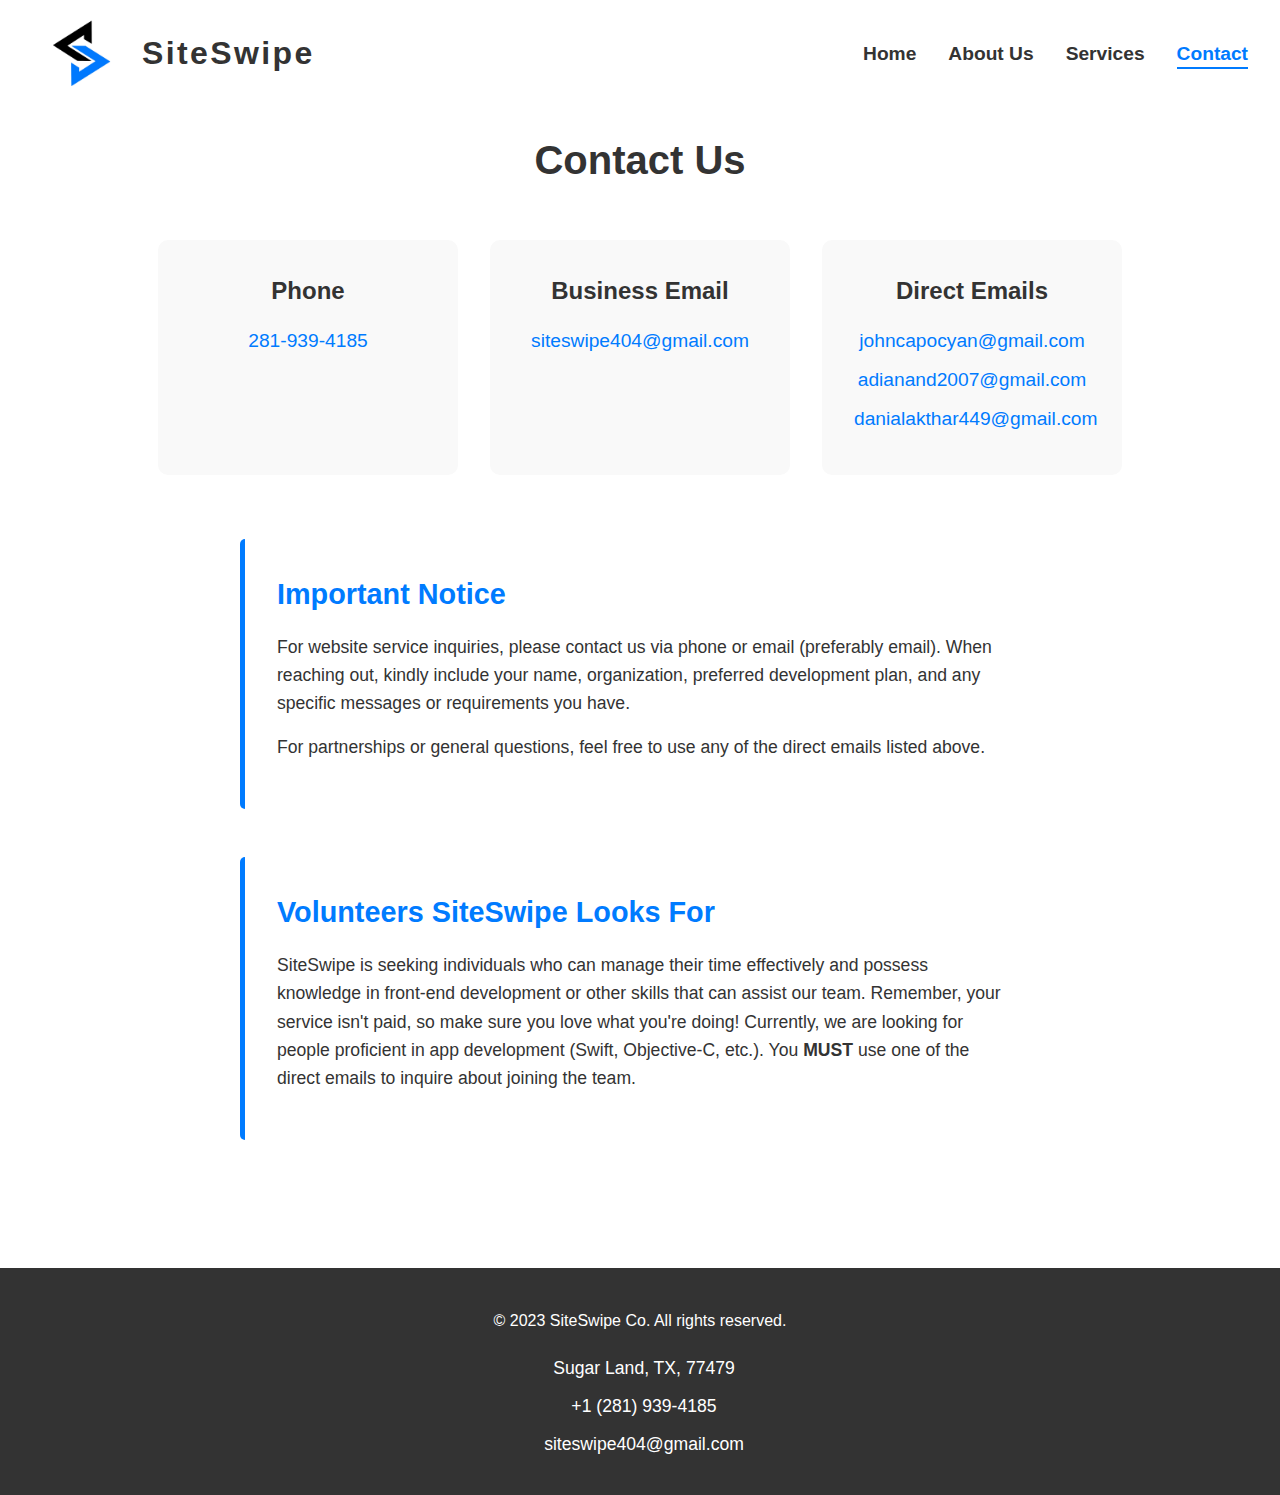
<file: contacts.html>
<!DOCTYPE html>
<html lang="en">
<head>
    <meta charset="UTF-8">

    <link rel="canonical" href="https://www.siteswipe.org/contacts.html" />

    <!-- SiteSwipe Logo/Title for Browser Tab -->
   <title>SiteSwipe - Empowering Digital Presence One Site At A Time</title>
   <link rel="icon" href="website_icon_512x512.png" type="image/x-icon">

    <!-- Search Engine Metadata -->
    <meta name="description" content="Get in touch with SiteSwipe. Contact us for inquiries about our free web services or to start a project today.">
    <meta name="keywords" content="Contact SiteSwipe, Contact Us, Web Services Inquiry, John Capocyan">

    <!-- CSS/JavaScript Linkage -->
    <link rel="stylesheet" href="contacts.css">
    <script defer src="script.js"></script>

    <meta name="viewport" content="width=device-width, initial-scale=1.0">
</head>
<body>

    <!-- Navigation Bar -->
   <header class="header">
        <nav class="navbar">

            <!-- Website Logo and Title -->
            <div class="logo">
                <img src="website_logo.jpg" alt="SiteSwipe Logo">
                <span class="site-name">SiteSwipe</span>
            </div>

            <!-- Navigation Bar Links -->
            <ul class="nav-links">
                <li><a href="/">Home</a></li>
                <li><a href="aboutus.html">About Us</a></li>
                <li><a href="services.html">Services</a></li>
                <li><a href="contacts.html" class="active">Contact</a></li>
            </ul>

            <!-- Mobile Menu Icon -->
            <div class="burger">
                <div class="line1"></div>
                <div class="line2"></div>
                <div class="line3"></div>
            </div>

        </nav>
    </header>

    <!-- Contact Section -->
    <section class="contact-page">

        <h1>Contact Us</h1>

        <div class="contact-container">

            <!-- SiteSwipe Phone Number -->
            <div class="contact-box">
                <h2>Phone</h2>
                <p><a href="tel:2819394185">281-939-4185</a></p>
            </div>

            <!-- SiteSwipe Email -->
            <div class="contact-box">
                <h2> Business Email</h2>
                <p><a href="mailto:siteswipe404@gmail.com">siteswipe404@gmail.com</a></p>
            </div>

            <!-- SiteSwipe Director Emails -->
            <div class="contact-box">
                <h2> Direct Emails</h2>
                <p><a href="mailto:johncapocyan@gmail.com">johncapocyan@gmail.com</a></p>
                <p><a href="mailto:adianand@gmail.com">adianand2007@gmail.com</a></p>
                <p><a href="mailto:danialakthar@gmail.com">danialakthar449@gmail.com</a></p>
            </div>

        </div>

        <!-- Contact Instructions Section -->
        <div class="disclaimer">

            <h2>Important Notice</h2>

            <p>
                For website service inquiries, please contact us via phone or email (preferably email). When reaching out, kindly
                include your name, organization, preferred development plan, and any specific messages or requirements you have.
            </p>
            <p>
                For partnerships or general questions, feel free to use any of the direct emails listed above.
            </p>

        </div>

        <!-- New Volunteers Section -->
        <div class="volunteers-notice">

            <h2>Volunteers SiteSwipe Looks For</h2>

            <p>
                SiteSwipe is seeking individuals who can manage their time effectively and possess knowledge in front-end
                development or other skills that can assist our team. Remember, your service isn't paid, so make sure you love
                what you're doing! Currently, we are looking for people proficient in app development (Swift, Objective-C, etc.).
                You <strong>MUST</strong> use one of the direct emails to inquire about joining the team.
            </p>

        </div>

    </section>

    <!-- Footer -->
    <footer class="footer">
        <div class="footer-content">

            <p>© 2023 SiteSwipe Co. All rights reserved.</p>

            <div class="contact-info">
                <p><i class="fas fa-map-marker-alt"></i> Sugar Land, TX, 77479</p>
                <p><i class="fas fa-phone-alt"></i> +1 (281) 939-4185</p>
                <p><i class="fas fa-envelope"></i> <a href="mailto:info@siteswipe.com">siteswipe404@gmail.com</a></p>
            </div>
            
        </div>
    </footer>

</body>
</html>
</file>
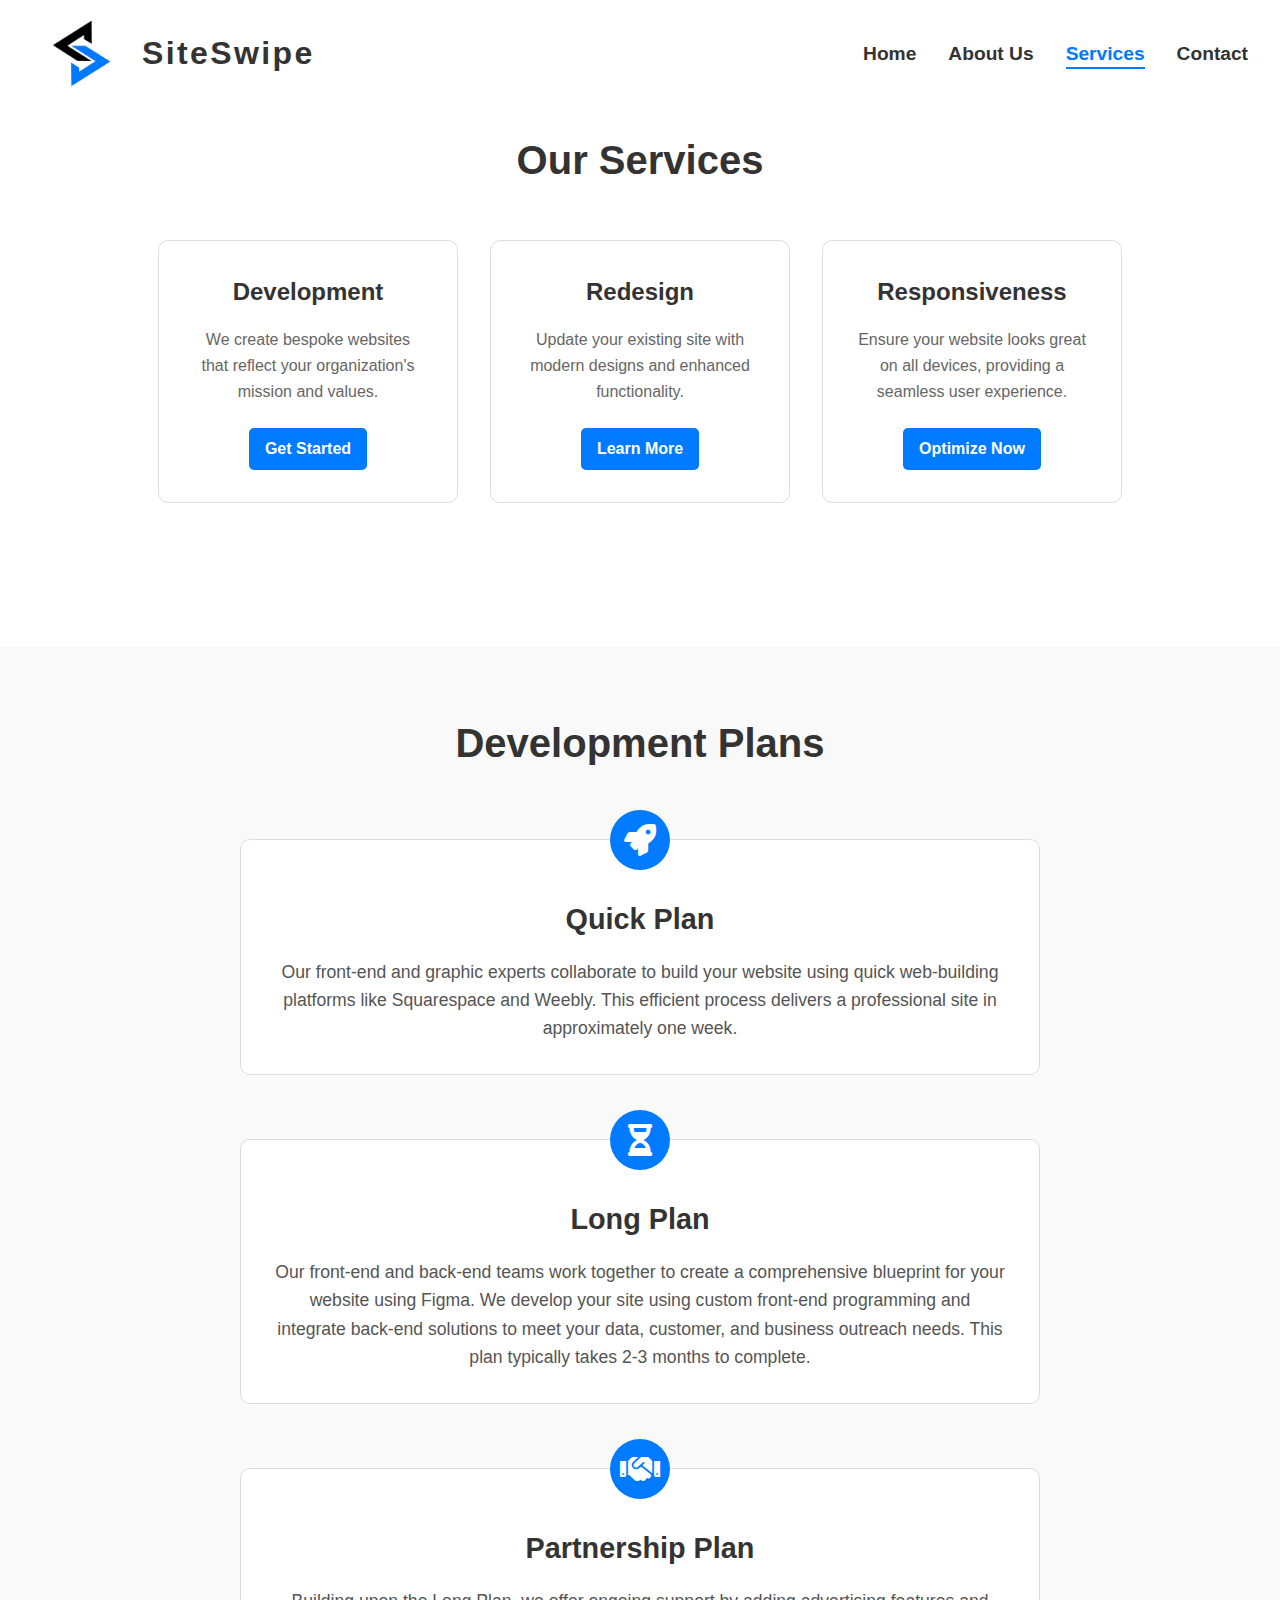
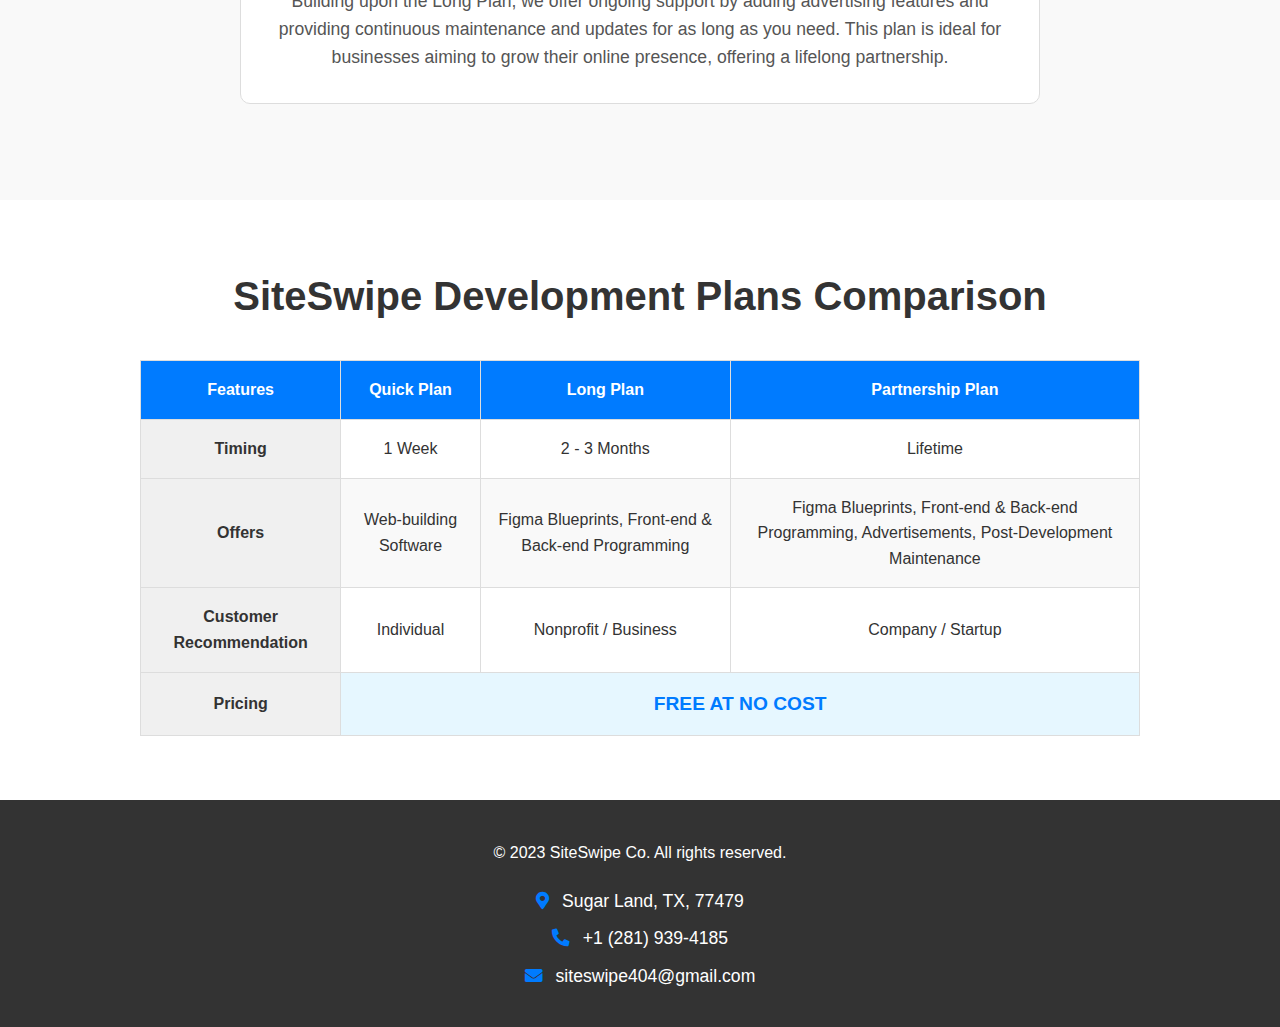
<file: services.html>
<!DOCTYPE html>
<html lang="en">
<head>
    <meta charset="UTF-8">

    <link rel="canonical" href="https://www.siteswipe.org/services.html" />

    <!-- SiteSwipe Logo/Title for Browser Tab -->
    <title>SiteSwipe - Empowering Digital Presence One Site At A Time</title>
    <link rel="icon" href="website_icon_512x512.png" type="image/x-icon">

    <!-- Search Engine Metadata -->
    <meta name="description" content="Discover the range of services offered by SiteSwipe, from website development to digital presence optimization.">
    <meta name="keywords" content="SiteSwipe Services, Web Development, Digital Presence, John Capocyan">
    
    <!-- Font Awesome CSS -->
    <link rel="stylesheet" href="https://cdnjs.cloudflare.com/ajax/libs/font-awesome/5.15.3/css/all.min.css">

    <!-- CSS/JavaScript Linkage -->
    <link rel="stylesheet" href="services.css">
    <script defer src="script.js"></script>

    <meta name="viewport" content="width=device-width, initial-scale=1.0">
</head>
<body>

    <!-- Navigation Bar -->
   <header class="header">
        <nav class="navbar">

            <!-- Website Logo and Title -->
            <div class="logo">
                <img src="website_logo.jpg" alt="SiteSwipe Logo">
                <span class="site-name">SiteSwipe</span>
            </div>

            <!-- Navigation Bar Links -->
            <ul class="nav-links">
                <li><a href="/">Home</a></li>
                <li><a href="aboutus.html">About Us</a></li>
                <li><a href="services.html" class="active">Services</a></li>
                <li><a href="contacts.html">Contact</a></li>
            </ul>

            <!-- Mobile Menu Icon -->
            <div class="burger">
                <div class="line1"></div>
                <div class="line2"></div>
                <div class="line3"></div>
            </div>

        </nav>
    </header>

    <!-- Services Section -->
    <section class="services-page">

        <h1>Our Services</h1>

        <div class="services-container">

            <div class="service-box">
                <h2>Development</h2>
                <p>We create bespoke websites that reflect your organization's mission and values.</p>
                <a href="contacts.html" class="btn">Get Started</a>
            </div>
            <div class="service-box">
                <h2>Redesign</h2>
                <p>Update your existing site with modern designs and enhanced functionality.</p>
                <a href="contacts.html" class="btn">Learn More</a>
            </div>
            <div class="service-box">
                <h2>Responsiveness</h2>
                <p>Ensure your website looks great on all devices, providing a seamless user experience.</p>
                <a href="contacts.html" class="btn">Optimize Now</a>
            </div>

        </div>

    </section>

    <!-- Development Plans Section -->
    <section class="development-plans">

        <h1>Development Plans</h1>

        <div class="plans-container">

            <!-- Quick Plan -->
            <div class="plan-box">
                <div class="plan-icon">
                    <i class="fas fa-rocket"></i>
                </div>
                <h2>Quick Plan</h2>
                <p>
                    Our front-end and graphic experts collaborate to build your website using quick web-building platforms like
                    Squarespace and Weebly. This efficient process delivers a professional site in approximately one week.
                </p>
            </div>

            <!-- Long Plan -->
            <div class="plan-box">
                <div class="plan-icon">
                    <i class="fas fa-hourglass-half"></i>
                </div>
                <h2>Long Plan</h2>
                <p>
                    Our front-end and back-end teams work together to create a comprehensive blueprint for your website using Figma.
                    We develop your site using custom front-end programming and integrate back-end solutions to meet your data,
                    customer, and business outreach needs. This plan typically takes 2-3 months to complete.
                </p>
            </div>

            <!-- Partnership Plan -->
            <div class="plan-box">
                <div class="plan-icon">
                    <i class="fas fa-handshake"></i>
                </div>
                <h2>Partnership Plan</h2>
                <p>
                    Building upon the Long Plan, we offer ongoing support by adding advertising features and providing continuous
                    maintenance and updates for as long as you need. This plan is ideal for businesses aiming to grow their online
                    presence, offering a lifelong partnership.
                </p>
            </div>

        </div>

    </section>

    <!-- Comparison Table Section -->
    <section class="comparison-table">

        <h1>SiteSwipe Development Plans Comparison</h1>

        <div class="table-container">
            <table>

                <!-- Table Head -->
                <thead>
                    <tr>
                        <th>Features</th>
                        <th>Quick Plan</th>
                        <th>Long Plan</th>
                        <th>Partnership Plan</th>
                    </tr>
                </thead>

                <!-- Table Content -->
                <tbody>

                    <!-- Timing -->
                    <tr>
                        <td>Timing</td>
                        <td>1 Week</td>
                        <td>2 - 3 Months</td>
                        <td>Lifetime</td>
                    </tr>

                    <!-- Offers -->
                    <tr>
                        <td>Offers</td>
                        <td>Web-building Software</td>
                        <td>Figma Blueprints, Front-end & Back-end Programming</td>
                        <td>Figma Blueprints, Front-end & Back-end Programming, Advertisements, Post-Development Maintenance</td>
                    </tr>

                    <!-- Customer Types -->
                    <tr>
                        <td>Customer Recommendation</td>
                        <td>Individual</td>
                        <td>Nonprofit / Business</td>
                        <td>Company / Startup</td>
                    </tr>

                    <!-- Pricing -->
                    <tr>
                        <td>Pricing</td>
                        <td colspan="3" class="pricing-cell">FREE AT NO COST</td>
                    </tr>
                </tbody>

            </table>
        </div>

    </section>

    <!-- Footer -->
    <footer class="footer">
        <div class="footer-content">

            <p>© 2023 SiteSwipe Co. All rights reserved.</p>

            <div class="contact-info">
                <p><i class="fas fa-map-marker-alt"></i> Sugar Land, TX, 77479</p>
                <p><i class="fas fa-phone-alt"></i> +1 (281) 939-4185</p>
                <p><i class="fas fa-envelope"></i> <a href="mailto:info@siteswipe.com">siteswipe404@gmail.com</a></p>
            </div>
            
        </div>
    </footer>

</body>
</html>
</file>
<file: aboutus.css>
@import url('style.css');

/* About Us Section Styling */
.about-us {
    padding: 8rem 2rem 4rem 2rem;
    text-align: center;
}

.about-us h1 {
    font-size: 2.5rem;
    margin-bottom: 2rem;
}

.about-us .content {
    max-width: 1500px;
    width: 90%;
    margin: 0 auto;
    padding: 2rem;
    font-size: 1.2rem;
    line-height: 1.8;
    color: #555;
    border: 3px solid #007BFF; 
    border-radius: 0; 
    background-color: #f9f9f9; 
    box-shadow: 0 4px 20px rgba(0, 123, 255, 0.1);
}

.about-us .content p {
    margin-bottom: 1.5rem;
    text-align: center; 
}

/* Director Team Section Styling */
.founders {
    padding: 4rem 2rem;
    text-align: center;
}

.founders h1 {
    font-size: 2.5rem;
    margin-bottom: 2rem;
}

.founder-box {
    display: flex;
    flex-wrap: wrap;
    max-width: 800px;
    margin: 2rem auto;
    background-color: #fff;
    border: 1px solid #ddd;
    border-radius: 10px;
    overflow: hidden;
}

.founder-left,
.founder-image {
    flex: 1 1 50%;
    padding: 2rem;
}

.founder-left {
    display: flex;
    flex-direction: column;
}

.founder-header {
    text-align: center;
}

.founder-header h2 {
    font-size: 1.8rem;
    margin-bottom: 0.5rem;
}

.founder-header .subnote {
    font-size: 1.1rem;
    color: #777;
}

.divider {
    border: none;
    border-bottom: 1px solid #000;
    margin: 1rem 0;
}

.founder-bio {
    flex: 1;
    text-align: left;
}

.founder-bio p {
    font-size: 1.1rem;
    color: #555;
    line-height: 1.6;
}

.founder-image {
    display: flex;
    align-items: center;
    justify-content: center;
}

.founder-image img {
    max-width: 80%;
    height: auto;
    border-radius: 10px;
    border: 3px solid #007BFF;
}

/* Main Staff Locations Section Styling */

.staff-locations {
    padding: 4rem 2rem 8rem 2rem; 
    text-align: center;
}

.staff-locations h1 {
    font-size: 2.5rem; 
    margin-bottom: 2rem;
    text-align: center;
}

.map-instruction {
    font-size: 1.2rem;
    color: #555;
    margin-bottom: 1.5rem;
}

.map-container {
    max-width: 800px;
    margin: 0 auto;
    padding: 1rem;
    border-radius: 10px;
    background-color: #fff;
    border: 3px solid #007BFF; 
    box-shadow: 0 4px 20px rgba(0, 123, 255, 0.3);
}

.map-container svg {
    width: 100%;
    height: auto;
}

#employee-locations-dots circle {
    fill: #007BFF;
    cursor: pointer;
    transition: transform 0.3s;
}

#employee-locations-dots text {
    font-size: 1rem;
    fill: #333;
    text-anchor: middle;
    pointer-events: none; 
    opacity: 0;
    transition: opacity 0.3s;
}

#employee-locations-dots g:hover text {
    opacity: 1;
}

/* Extra Media Queries */
@media (max-width: 768px) {

    /* Main Directors Section */
    .founder-box {
        flex-direction: column;
    }

    .founder-left,
    .founder-image {
        flex: 1 1 100%;
        padding: 1rem;
    }

    .founder-header,
    .founder-bio {
        text-align: center;
    }

    .founder-image img {
        max-width: 60%;
    }

    /* Main Staff Locations Section */
    #employee-locations h1 {
        font-size: 2rem;
    }
    
}
</file>
<file: contacts.css>
@import url('style.css');

/* Contact Page Styling */
.contact-page {
    padding: 8rem 2rem;
    text-align: center;
}

.contact-page h1 {
    font-size: 2.5rem;
    margin-bottom: 2rem;
}

.contact-container {
    display: flex;
    flex-wrap: wrap;
    justify-content: center;
}

.contact-box {
    flex: 1;
    max-width: 300px;
    margin: 1rem;
    padding: 2rem;
    background-color: #f9f9f9;
    border-radius: 10px;
}

.contact-box h2 {
    font-size: 1.5rem;
    margin-bottom: 1rem;
}

.contact-box p {
    font-size: 1.2rem;
    margin-bottom: 0.5rem;
}

.contact-box a {
    color: #007BFF;
    text-decoration: none;
    transition: color 0.3s ease;
}

.contact-box a:hover {
    color: #0056b3;
}

/* Contact Instructions Section Styling */
.disclaimer {
    margin-top: 3rem;
    padding: 2rem;
    background-color: #fff;
    border-left: 5px solid #007BFF;
    border-radius: 5px;
    text-align: left;
    max-width: 800px;
    margin-left: auto;
    margin-right: auto;
}

.disclaimer h2 {
    font-size: 1.8rem;
    color: #007BFF;
    margin-bottom: 1rem;
}

.disclaimer p {
    font-size: 1.1rem;
    color: #333;
    line-height: 1.6;
    margin-bottom: 1rem;
}

/* New Volunteers Section Styling */
.volunteers-notice {
    margin-top: 3rem;
    padding: 2rem;
    background-color: #fff;
    border-left: 5px solid #007BFF;
    border-radius: 5px;
    text-align: left;
    max-width: 800px;
    margin-left: auto;
    margin-right: auto;
}

.volunteers-notice h2 {
    font-size: 1.8rem;
    color: #007BFF;
    margin-bottom: 1rem;
}

.volunteers-notice p {
    font-size: 1.1rem;
    color: #333;
    line-height: 1.6;
    margin-bottom: 1rem;
}

/* Footer Styling */
.footer {
    position: relative;
    bottom: 0;
    width: 100%;
}

/* Extra Media Queries */
@media (max-width: 768px) {

    /* Contact Instructions Section */
    .disclaimer, .volunteers-notice {
        padding: 1.5rem;
    }

    .disclaimer h2, .volunteers-notice h2 {
        font-size: 1.5rem;
    }

    .disclaimer p, .volunteers-notice p {
        font-size: 1rem;
    }

}
</file>
<file: services.css>
@import url('style.css');

/* Services Page Styling */
.services-page {
    padding: 8rem 2rem;
    text-align: center;
}

.services-page h1 {
    font-size: 2.5rem;
    margin-bottom: 2rem;
}

.services-container {
    display: flex;
    flex-wrap: wrap;
    justify-content: center;
}

.service-box {
    flex: 1;
    max-width: 300px;
    margin: 1rem;
    padding: 2rem;
    background-color: #fff;
    border: 1px solid #ddd;
    border-radius: 10px;
    transition: transform 0.3s ease;
    text-align: center;
}

.service-box h2 {
    font-size: 1.5rem;
    margin-bottom: 1rem;
}

.service-box p {
    font-size: 1rem;
    margin-bottom: 1.5rem;
    color: #666;
}

.service-box .btn {
    padding: 0.5rem 1rem;
}

.service-box:hover {
    transform: translateY(-10px);
}

/* Development Plans Section Styling */
.development-plans {
    padding: 4rem 2rem;
    background-color: #f9f9f9;
    text-align: center;
}

.development-plans h1 {
    font-size: 2.5rem;
    margin-bottom: 2rem;
}

.plans-container {
    display: flex;
    flex-direction: column;
    align-items: center;
}

.plan-box {
    width: 100%;
    max-width: 800px;
    margin: 2rem 0;
    padding: 2rem;
    background-color: #fff;
    border: 1px solid #ddd;
    border-radius: 10px;
    text-align: center;
    position: relative;
}

.plan-icon {
    position: absolute;
    top: -30px;
    left: 50%;
    transform: translateX(-50%);
    background-color: #007BFF;
    width: 60px;
    height: 60px;
    border-radius: 50%;
    display: flex;
    justify-content: center;
    align-items: center;
}

.plan-icon i {
    color: #fff;
    font-size: 2rem;
}

.plan-box h2 {
    font-size: 1.8rem;
    margin-top: 1.5rem;
    margin-bottom: 1rem;
    text-align: center;
}

.plan-box p {
    font-size: 1.1rem;
    color: #555;
    line-height: 1.6;
}

.plan-box:hover {
    box-shadow: 0 0 15px rgba(0, 0, 0, 0.1);
}

/* Comparison Table Section Styling */
.comparison-table {
    padding: 4rem 2rem;
    text-align: center;
}

.comparison-table h1 {
    font-size: 2.5rem;
    margin-bottom: 2rem;
}

.table-container {
    overflow-x: auto;
}

table {
    width: 100%;
    max-width: 1000px;
    margin: 0 auto;
    border-collapse: collapse;
    font-size: 1rem;
}

table th, table td {
    border: 1px solid #ddd;
    padding: 1rem;
    text-align: center;
}

table th {
    background-color: #007BFF;
    color: #fff;
    text-align: center;
}

table tr:nth-child(even) {
    background-color: #f9f9f9;
}

table tr:hover {
    background-color: #f1f1f1;
}

table td:first-child {
    font-weight: bold;
    background-color: #f0f0f0;
}

@media (max-width: 768px) {
    table th, table td {
        padding: 0.5rem;
    }

    table {
        font-size: 0.9rem;
    }
}

.pricing-cell {
    text-align: center;
    font-weight: bold;
    color: #007BFF;
    background-color: #e6f7ff;
    font-size: 1.2rem;
}

table td:first-child {
    font-weight: bold;
    background-color: #f0f0f0;
}

@media (max-width: 768px) {
    .pricing-cell {
        font-size: 1rem;
    }
}

/* Footer Styling */
.footer {
    position: relative;
    bottom: 0;
    width: 100%;
}

/* Extra Media Queries */
@media (max-width: 768px) {

    /* Development Plans Section */
    .plan-box {
        padding: 2rem 1rem;
    }

    .plan-icon {
        top: -25px;
        width: 50px;
        height: 50px;
    }

    .plan-icon i {
        font-size: 1.5rem;
    }

    .plan-box h2 {
        font-size: 1.5rem;
    }

    .plan-box p {
        font-size: 1rem;
    }

}
</file>
<file: style.css>
/* Reset Default Styles */
* {
    margin: 0;
    padding: 0;
    box-sizing: border-box;
}

/* Website Typography */
body {
    font-family: 'Arial', sans-serif;
    line-height: 1.6;
    color: #333;
}

/* Navigation Bar Styling */
.header {
    background-color: #fff;
    position: fixed;
    width: 100%;
    z-index: 1000;
}

.navbar {
    display: flex;
    justify-content: space-between;
    align-items: center;
    padding: 0.25rem 2rem;
}

/* Navigation Logo/Title Styling */

.navbar .logo {
    display: flex;
    align-items: center;
}

.navbar .logo img {
    width: 100px;
    margin-right: 10px;
}

.navbar .site-name {
    font-size: 2rem;
    font-weight: bold;
    letter-spacing: 0.15rem;
    color: #333;
    display: flex;
    align-items: center;
    height: 100%;
}

/* Navigation Links Styling */
.navbar .nav-links {
    list-style: none;
    display: flex;
    align-items: center;
}

.navbar .nav-links li {
    margin-left: 2rem;
    opacity: 1; 
}

.navbar .nav-links a {
    text-decoration: none;
    color: #333;
    font-weight: bold;
    font-size: 1.2rem;
    position: relative;
    transition: color 0.3s ease;
}

.navbar .nav-links a::after {
    content: '';
    width: 0%;
    height: 2px;
    background: #007BFF;
    position: absolute;
    left: 0;
    bottom: -5px;
    transition: width 0.3s;
}

.navbar .nav-links a:hover::after {
    width: 100%;
}

.navbar .nav-links a:hover {
    color: #007BFF;
}

.navbar .nav-links a.active {
    color: #007BFF;
}

.navbar .nav-links a.active::after {
    width: 100%;
    background: #007BFF;
}

/* Mobile Menu Icon Styling */
.burger {
    display: none;
    cursor: pointer;
}

.burger div {
    width: 25px;
    height: 3px;
    background-color: #333;
    margin: 5px;
    transition: all 0.3s ease;
}

.burger.toggle .line1 {
    transform: rotate(-45deg) translate(-5px, 6px);
}

.burger.toggle .line2 {
    opacity: 0;
}

.burger.toggle .line3 {
    transform: rotate(45deg) translate(-5px, -6px);
}

/* Introduction Section Styling */
.hero {
    position: relative;
    background-color: #f0f0f0;
    height: 100vh;
    display: flex;
    align-items: center;
    justify-content: center;
    overflow: hidden;
}

.hero-content {
    position: relative;
    z-index: 2;
    text-align: center;
    background: rgba(255, 255, 255, 0.8); 
    padding: 2rem;
    border-radius: 15px; 
}

.hero-content h1 {
    font-size: 3rem;
    margin-bottom: 1rem;
}

.hero-content h1 span {
    color: #007BFF;
}

.hero-content p {
    font-size: 1.2rem;
    margin-bottom: 2rem;
}

.btn {
    display: inline-block;
    padding: 0.75rem 1.5rem;
    background-color: #007BFF;
    color: #fff;
    text-decoration: none;
    font-weight: bold;
    border-radius: 5px;
    transition: background 0.3s ease;
}

.btn:hover {
    background-color: #0056b3;
}

/* Floating Graphics Styling */
.tech-icons {
    position: absolute;
    width: 100%;
    height: 100%;
    z-index: 1;
    pointer-events: none;
}

.tech-icon {
    position: absolute;
    font-size: 80px;
    color: rgba(0, 123, 255, 0.1);
    animation: floating 8s ease-in-out infinite;
}

@keyframes floating {
    0% {
        transform: translateY(0);
    }
    50% {
        transform: translateY(-30px);
    }
    100% {
        transform: translateY(0);
    }
}

/* Pitch Section Styling */
.pitch {
    padding: 4rem 2rem;
    background-color: #fff;
    text-align: center;
}

.pitch-content {
    max-width: 800px;
    margin: 0 auto;
}

.pitch h2 {
    font-size: 2rem;
    margin-bottom: 1.5rem;
    color: #007BFF;
}

.pitch p {
    font-size: 1.2rem;
    margin-bottom: 2rem;
    color: #333;
    line-height: 1.8;
}

.pitch .btn {
    display: inline-block;
    padding: 0.75rem 2rem;
    background-color: #007BFF;
    color: #fff;
    text-decoration: none;
    font-weight: bold;
    border-radius: 50px;
    transition: background 0.3s ease;
}

.pitch .btn:hover {
    background-color: #0056b3;
}

/* Why Us Section Styling */
.why-us {
    padding: 6rem 2rem; 
    background: linear-gradient(135deg, #ffffff 0%, #f9f9f9 100%);
    text-align: center;
}

.why-us-content {
    max-width: 1000px; 
    margin: 0 auto;
    background-color: #fff;
    padding: 3rem; 
    border-radius: 15px;
    box-shadow: 0 15px 30px rgba(0, 0, 0, 0.1); 
    position: relative;
    overflow: hidden;
}

.why-us-content::before {
    content: '';
    position: absolute;
    top: -20%;
    left: -20%;
    width: 140%;
    height: 140%;
    background: radial-gradient(circle at center, rgba(0, 123, 255, 0.1), transparent 70%); 
    transform: rotate(45deg);
}

.why-us-content h2 {
    font-size: 3rem; 
    margin-bottom: 2rem; 
    color: #007BFF;
}

.why-us-content p {
    font-size: 1.5rem; 
    color: #333;
    line-height: 1.8;
    z-index: 1;
    position: relative;
}

@media (max-width: 768px) {
    .why-us {
        padding: 4rem 1rem; 
    }

    .why-us-content {
        padding: 2rem 1.5rem;
        max-width: 90%; 
    }

    .why-us-content h2 {
        font-size: 2rem; 
    }

    .why-us-content p {
        font-size: 1.1rem; 
    }
}


/* Services Section Styling */
.services {
    padding: 4rem 2rem;
    background-color: #f9f9f9;
    text-align: center;
}

.services h2 {
    font-size: 2.5rem;
    margin-bottom: 2rem;
}

.services-container {
    display: flex;
    flex-wrap: wrap;
    justify-content: center;
}

.service {
    flex: 1;
    max-width: 300px;
    margin: 1rem;
    padding: 2rem;
    background-color: #fff;
    border-radius: 10px;
    transition: transform 0.3s ease;
}

.service i {
    font-size: 3rem;
    color: #007BFF;
    margin-bottom: 1rem;
}

.service h3 {
    font-size: 1.5rem;
    margin-bottom: 1rem;
}

.service p {
    font-size: 1rem;
    color: #666;
}

.service:hover {
    transform: translateY(-10px);
}

/* Customer Testimonials Section Styling */
.testimonials {
    padding: 4rem 2rem;
    text-align: center;
}

.testimonials h2 {
    font-size: 2.5rem;
    margin-bottom: 2rem;
}

.testimonials-container {
    display: flex;
    flex-wrap: wrap;
    justify-content: center;
}

.testimonial {
    flex: 1;
    max-width: 500px;
    margin: 1rem;
    padding: 2rem;
    background-color: #007BFF;
    color: #fff;
    border-radius: 10px;
    position: relative;
}

.testimonial:before {
    content: "“";
    font-size: 5rem;
    position: absolute;
    top: -20px;
    left: 20px;
    color: rgba(255, 255, 255, 0.3);
}

.testimonial p {
    font-size: 1.2rem;
    margin-bottom: 1rem;
}

.testimonial h4 {
    font-size: 1rem;
    font-weight: normal;
    opacity: 0.8;
}

/* Footer Styling */
.footer {
    background-color: #333;
    color: #fff;
    padding: 2rem 2rem;
    text-align: center;
}

.footer .footer-content {
    max-width: 800px;
    margin: 0 auto;
}

.footer .footer-content p {
    margin: 0.5rem 0;
}

.footer .contact-info {
    margin-top: 1rem;
    display: flex;
    flex-direction: column;
    align-items: center;
}

.footer .contact-info p {
    margin: 0.3rem 0;
    font-size: 1.1rem;
}

.footer .contact-info i {
    margin-right: 0.5rem;
    color: #007BFF;
}

.footer .contact-info p:hover i {
    color: #0056b3;
}

.footer .contact-info p a {
    color: #fff;
    text-decoration: none;
    transition: color 0.3s ease;
}

.footer .contact-info p a:hover {
    color: #007BFF;
}


/* Extra Media Queries */
@media (max-width: 768px) {

    /* Navigation */
    .navbar {
        padding: 0.5rem 1.5rem;
    }

    .navbar .logo img {
        width: 80px;
    }

    .navbar .site-name {
        font-size: 1.8rem;
    }

    .navbar .nav-links {
        position: fixed;
        right: 0;
        height: 100vh;
        top: 0;
        background-color: #fff;
        flex-direction: column;
        align-items: center;
        width: 70%;
        transform: translateX(100%);
        transition: transform 0.5s ease-in-out;
        z-index: 999;
    }

    .navbar .nav-links li {
        opacity: 0;
        margin: 1.5rem 0;
    }

    .navbar .nav-links.nav-active {
        transform: translateX(0);
    }

    .navbar .nav-links.nav-active li {
        opacity: 1;
    }

    /* Nav Link Animation */
    .navbar .nav-links.nav-active li {
        animation: navLinkFade 0.5s forwards;
    }

    .burger {
        display: block;
    }

    /* Mobile Menu Icon Animation */
    .burger.toggle .line1 {
        transform: rotate(-45deg) translate(-5px, 6px);
    }

    .burger.toggle .line2 {
        opacity: 0;
    }

    .burger.toggle .line3 {
        transform: rotate(45deg) translate(-5px, -6px);
    }

    /* Introduction Content */
    .hero-content {
        padding: 1.5rem;
    }

    .hero-content h1 {
        font-size: 2rem;
    }

    .hero-content p {
        font-size: 1rem;
    }

    /* Floating Graphics */
    .tech-icon {
        font-size: 60px;
    }

    /* Services and Customer Testimonials */
    .services-container, .testimonials-container {
        flex-direction: column;
    }

    .service, .testimonial {
        max-width: 100%;
    }
}

/* Navigation Link Fade Animation */
@keyframes navLinkFade {
    from {
        opacity: 0;
        transform: translateX(50px);
    }
    to {
        opacity: 1;
        transform: translateX(0);
    }
}
</file>
